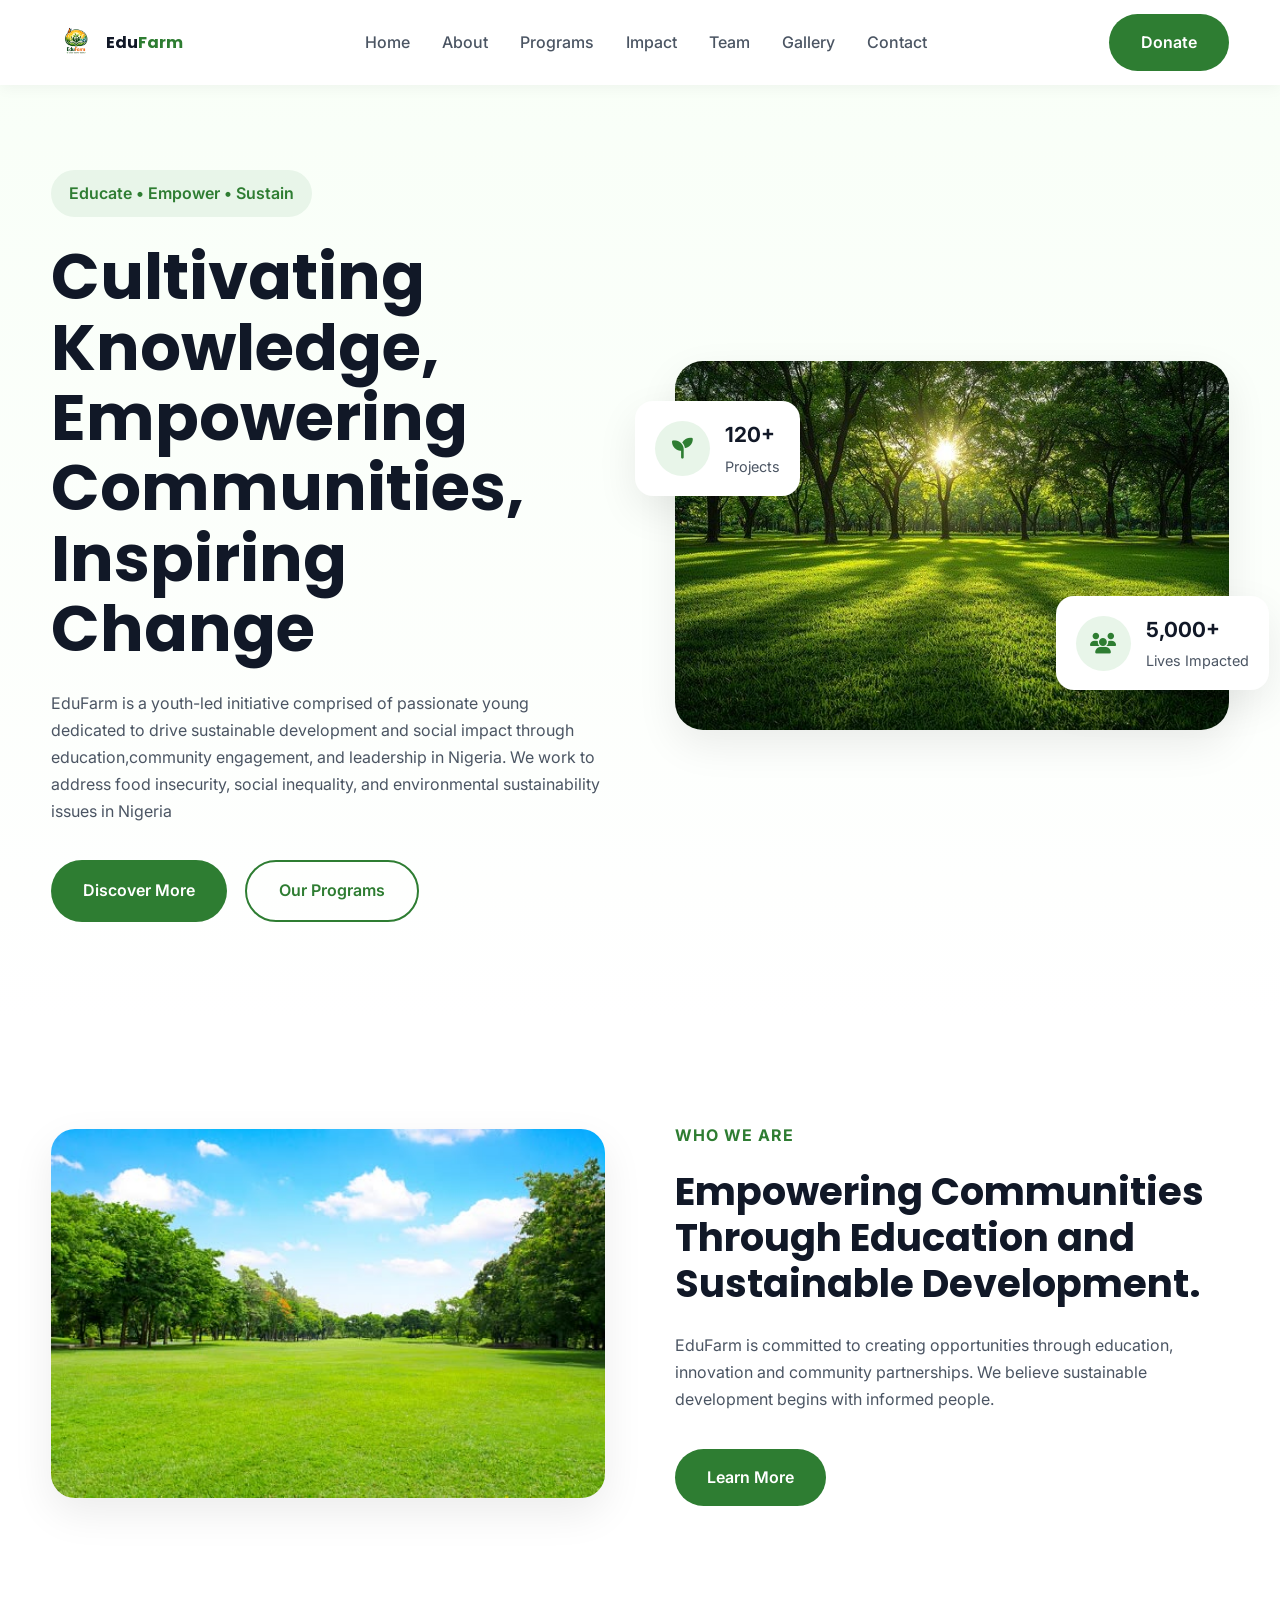
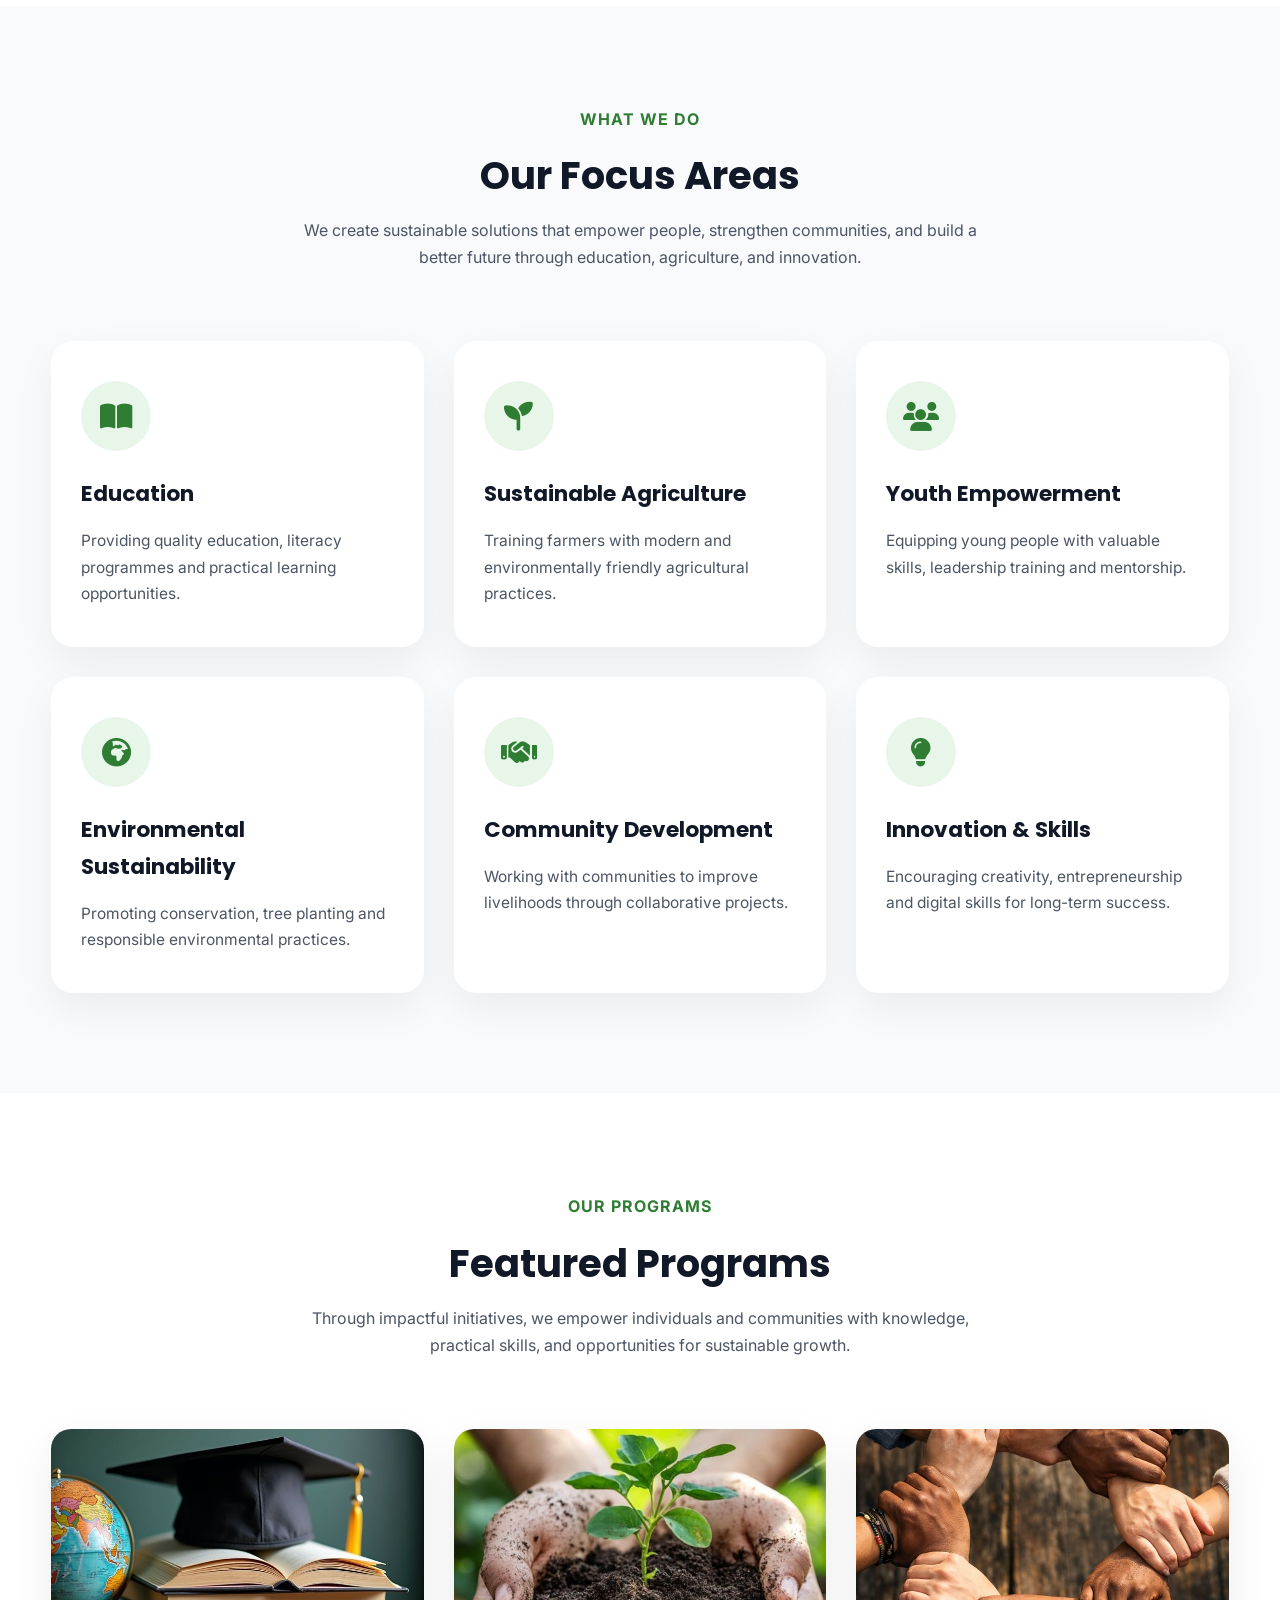
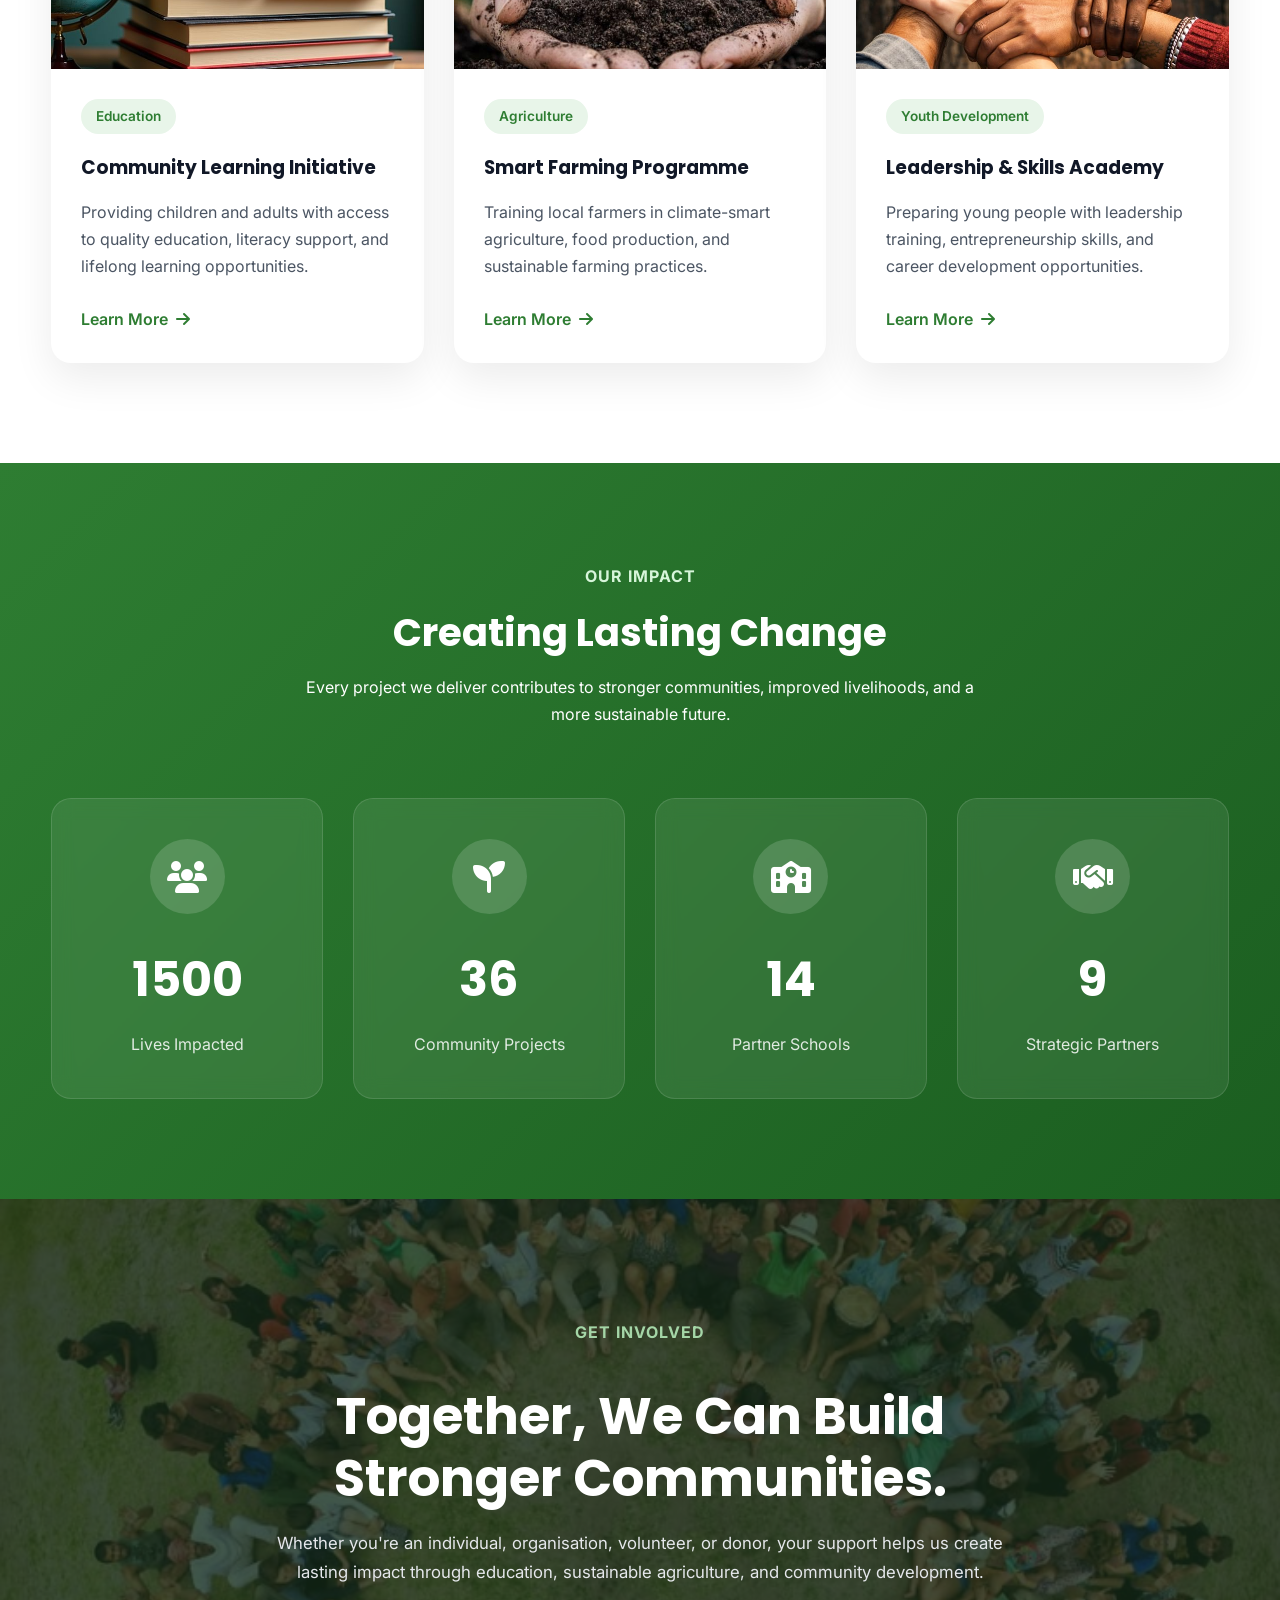
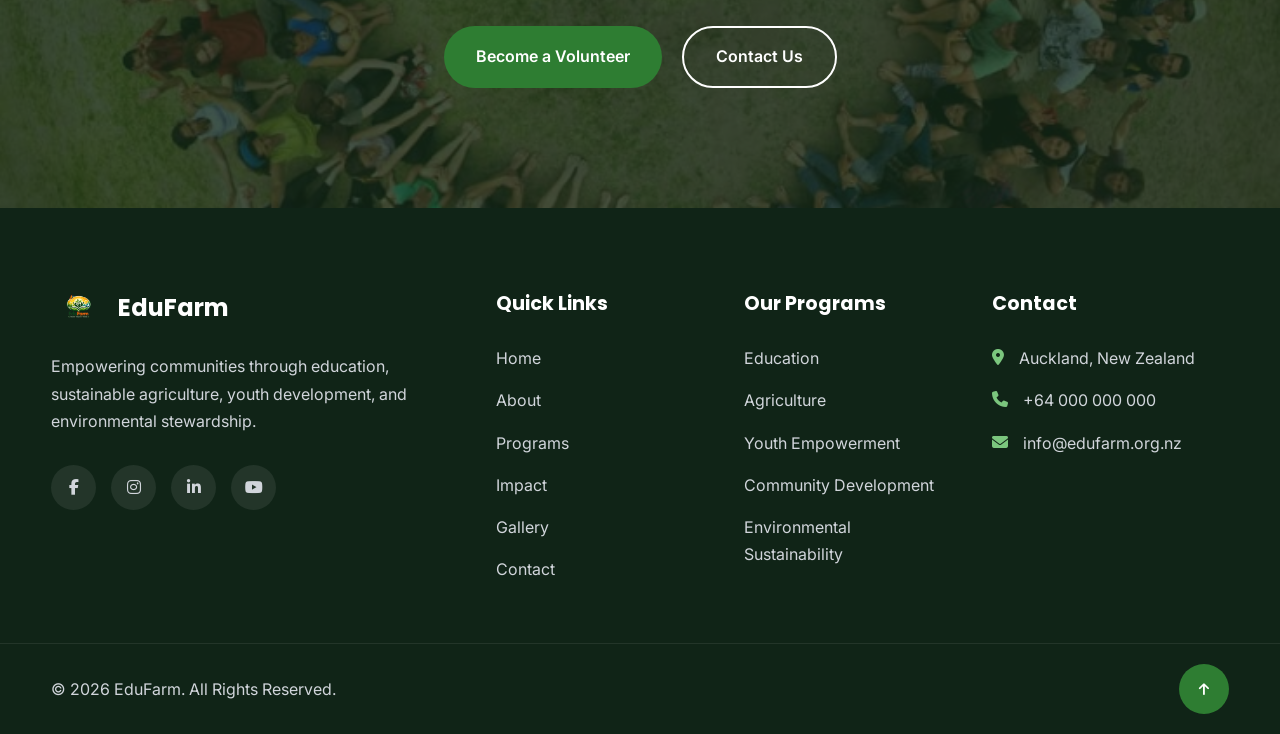
<file: index.html>
<!DOCTYPE html>
<html lang="en">
<head>
    <meta charset="UTF-8">
    <meta name="viewport" content="width=device-width, initial-scale=1.0">
    <title>EduFarm | Educate • Empower • Sustain</title>

    <meta name="description" content="EduFarm empowers communities through education, sustainable agriculture, youth development and environmental stewardship.">

    <link rel="preconnect" href="https://fonts.googleapis.com">
    <link rel="preconnect" href="https://fonts.gstatic.com" crossorigin>

    <link href="https://fonts.googleapis.com/css2?family=Inter:wght@300;400;500;600;700&family=Poppins:wght@500;600;700;800&display=swap" rel="stylesheet">

    <link rel="stylesheet" href="https://cdnjs.cloudflare.com/ajax/libs/font-awesome/6.7.2/css/all.min.css">

    <link rel="stylesheet" href="assets/css/style.css">
</head>

<body>

<header class="header">

    <div class="container">

        <a href="index.html" class="logo">
            <img src="assets/images/logo.png" alt="EduFarm Logo">
            <span>Edu<span class="farmer">Farm</span></span>
        </a>

        <nav class="nav">

            <ul class="nav-links">

                <li><a class="active" href="#">Home</a></li>
                <li><a href="about.html">About</a></li>
                <li><a href="programs.html">Programs</a></li>
                <li><a href="impact.html">Impact</a></li>
                <li><a href="team.html">Team</a></li>
                <li><a href="gallery.html">Gallery</a></li>
                <li><a href="contact.html">Contact</a></li>

            </ul>

        </nav>

        <a href="get-involved.html" class="btn btn-primary">
            Donate
        </a>

        <button class="menu-btn">
            <i class="fa-solid fa-bars"></i>
        </button>

    </div>

</header>

<section class="hero">

    <div class="container hero-grid">

        <div class="hero-content">

            <span class="hero-badge">
            Educate • Empower • Sustain
            </span>

            <h1>
                Cultivating Knowledge, Empowering Communities, Inspiring Change
            </h1>

            <p>

                EduFarm is a youth-led initiative comprised of passionate young dedicated to drive sustainable development and social impact through education,community engagement, and leadership in Nigeria.
We work to address food insecurity, social inequality, and environmental sustainability issues in Nigeria 

            </p>

            <div class="hero-buttons">

                <a href="#" class="btn btn-primary">
                    Discover More
                </a>

                <a href="#" class="btn btn-outline">
                    Our Programs
                </a>

            </div>

        </div>

        <div class="hero-image">

            <img src="assets/images/hero.jpg" alt="EduFarm Community">

            <div class="floating-card card-one">

                <i class="fa-solid fa-seedling"></i>

                <div>

                    <strong>120+</strong>

                    <span>Projects</span>

                </div>

            </div>

            <div class="floating-card card-two">

                <i class="fa-solid fa-users"></i>

                <div>

                    <strong>5,000+</strong>

                    <span>Lives Impacted</span>

                </div>

            </div>

        </div>

    </div>

</section>

<section class="about">

    <div class="container section-grid">

        <div>

            <img src="assets/images/about.jpg" alt="About EduFarm">

        </div>

        <div>

            <span class="section-subtitle">
                WHO WE ARE
            </span>

            <h2>

                Empowering Communities Through Education and Sustainable Development.

            </h2>

            <p>

                EduFarm is committed to creating opportunities through
                education, innovation and community partnerships.
                We believe sustainable development begins with informed people.

            </p>

            <a href="about.html" class="btn btn-primary">

                Learn More

            </a>

        </div>

    </div>

</section>

<!-- =====================================
     FOCUS AREAS
===================================== -->

<section class="focus-areas">

    <div class="container">

        <div class="section-heading">

            <span class="section-subtitle">
                WHAT WE DO
            </span>

            <h2>
                Our Focus Areas
            </h2>

            <p>
                We create sustainable solutions that empower people, strengthen communities,
                and build a better future through education, agriculture, and innovation.
            </p>

        </div>

        <div class="focus-grid">

            <article class="focus-card">

                <div class="focus-icon">
                    <i class="fa-solid fa-book-open"></i>
                </div>

                <h3>Education</h3>

                <p>
                    Providing quality education, literacy programmes and practical learning opportunities.
                </p>

            </article>

            <article class="focus-card">

                <div class="focus-icon">
                    <i class="fa-solid fa-seedling"></i>
                </div>

                <h3>Sustainable Agriculture</h3>

                <p>
                    Training farmers with modern and environmentally friendly agricultural practices.
                </p>

            </article>

            <article class="focus-card">

                <div class="focus-icon">
                    <i class="fa-solid fa-users"></i>
                </div>

                <h3>Youth Empowerment</h3>

                <p>
                    Equipping young people with valuable skills, leadership training and mentorship.
                </p>

            </article>

            <article class="focus-card">

                <div class="focus-icon">
                    <i class="fa-solid fa-earth-africa"></i>
                </div>

                <h3>Environmental Sustainability</h3>

                <p>
                    Promoting conservation, tree planting and responsible environmental practices.
                </p>

            </article>

            <article class="focus-card">

                <div class="focus-icon">
                    <i class="fa-solid fa-handshake"></i>
                </div>

                <h3>Community Development</h3>

                <p>
                    Working with communities to improve livelihoods through collaborative projects.
                </p>

            </article>

            <article class="focus-card">

                <div class="focus-icon">
                    <i class="fa-solid fa-lightbulb"></i>
                </div>

                <h3>Innovation & Skills</h3>

                <p>
                    Encouraging creativity, entrepreneurship and digital skills for long-term success.
                </p>

            </article>

        </div>

    </div>

</section>

<!-- =====================================
     FEATURED PROGRAMS
===================================== -->

<section class="programs">

    <div class="container">

        <div class="section-heading">

            <span class="section-subtitle">
                OUR PROGRAMS
            </span>

            <h2>Featured Programs</h2>

            <p>
                Through impactful initiatives, we empower individuals and communities
                with knowledge, practical skills, and opportunities for sustainable growth.
            </p>

        </div>

        <div class="program-grid">

            <article class="program-card">

                <img src="assets/images/program-1.jpg" alt="Education Program">

                <div class="program-content">

                    <span>Education</span>

                    <h3>Community Learning Initiative</h3>

                    <p>
                        Providing children and adults with access to quality education,
                        literacy support, and lifelong learning opportunities.
                    </p>

                    <a href="programs.html">
                        Learn More
                        <i class="fa-solid fa-arrow-right"></i>
                    </a>

                </div>

            </article>

            <article class="program-card">

                <img src="assets/images/program-2.jpg" alt="Agriculture Program">

                <div class="program-content">

                    <span>Agriculture</span>

                    <h3>Smart Farming Programme</h3>

                    <p>
                        Training local farmers in climate-smart agriculture,
                        food production, and sustainable farming practices.
                    </p>

                    <a href="programs.html">
                        Learn More
                        <i class="fa-solid fa-arrow-right"></i>
                    </a>

                </div>

            </article>

            <article class="program-card">

                <img src="assets/images/program-3.jpg" alt="Youth Program">

                <div class="program-content">

                    <span>Youth Development</span>

                    <h3>Leadership & Skills Academy</h3>

                    <p>
                        Preparing young people with leadership training,
                        entrepreneurship skills, and career development opportunities.
                    </p>

                    <a href="programs.html">
                        Learn More
                        <i class="fa-solid fa-arrow-right"></i>
                    </a>

                </div>

            </article>

        </div>

    </div>

</section>

<!-- =====================================
     IMPACT
===================================== -->

<section class="impact">

    <div class="container">

        <div class="section-heading">

            <span class="section-subtitle">
                OUR IMPACT
            </span>

            <h2>Creating Lasting Change</h2>

            <p>
                Every project we deliver contributes to stronger communities,
                improved livelihoods, and a more sustainable future.
            </p>

        </div>

        <div class="impact-grid">

            <div class="impact-card">

                <div class="impact-icon">
                    <i class="fa-solid fa-users"></i>
                </div>

                <h3 class="counter" data-target="5000">0</h3>

                <p>Lives Impacted</p>

            </div>

            <div class="impact-card">

                <div class="impact-icon">
                    <i class="fa-solid fa-seedling"></i>
                </div>

                <h3 class="counter" data-target="120">0</h3>

                <p>Community Projects</p>

            </div>

            <div class="impact-card">

                <div class="impact-icon">
                    <i class="fa-solid fa-school"></i>
                </div>

                <h3 class="counter" data-target="50">0</h3>

                <p>Partner Schools</p>

            </div>

            <div class="impact-card">

                <div class="impact-icon">
                    <i class="fa-solid fa-handshake"></i>
                </div>

                <h3 class="counter" data-target="30">0</h3>

                <p>Strategic Partners</p>

            </div>

        </div>

    </div>

</section>

<!-- =====================================
     CALL TO ACTION
===================================== -->

<section class="cta">

    <div class="cta-overlay">

        <div class="container">

            <div class="cta-content">

                <span class="section-subtitle">
                    GET INVOLVED
                </span>

                <h2>
                    Together, We Can Build Stronger Communities.
                </h2>

                <p>
                    Whether you're an individual, organisation, volunteer,
                    or donor, your support helps us create lasting impact
                    through education, sustainable agriculture, and community
                    development.
                </p>

                <div class="cta-buttons">

                    <a href="get-involved.html" class="btn btn-primary">
                        Become a Volunteer
                    </a>

                    <a href="contact.html" class="btn btn-outline btn-light">
                        Contact Us
                    </a>

                </div>

            </div>

        </div>

    </div>

</section>

<!-- =====================================
     FOOTER
===================================== -->

<footer class="footer">

    <div class="container">

        <div class="footer-grid">

            <!-- Company -->

            <div class="footer-column">

                <a href="index.html" class="footer-logo">

                    <img src="assets/images/logo.png" alt="EduFarm Logo">

                    <span>EduFarm</span>

                </a>

                <p>
                    Empowering communities through education, sustainable
                    agriculture, youth development, and environmental stewardship.
                </p>

                <div class="social-links">

                    <a href="#"><i class="fab fa-facebook-f"></i></a>

                    <a href="#"><i class="fab fa-instagram"></i></a>

                    <a href="#"><i class="fab fa-linkedin-in"></i></a>

                    <a href="#"><i class="fab fa-youtube"></i></a>

                </div>

            </div>

            <!-- Quick Links -->

            <div class="footer-column">

                <h3>Quick Links</h3>

                <ul>

                    <li><a href="index.html">Home</a></li>

                    <li><a href="about.html">About</a></li>

                    <li><a href="programs.html">Programs</a></li>

                    <li><a href="impact.html">Impact</a></li>

                    <li><a href="gallery.html">Gallery</a></li>

                    <li><a href="contact.html">Contact</a></li>

                </ul>

            </div>

            <!-- Programs -->

            <div class="footer-column">

                <h3>Our Programs</h3>

                <ul>

                    <li><a href="#">Education</a></li>

                    <li><a href="#">Agriculture</a></li>

                    <li><a href="#">Youth Empowerment</a></li>

                    <li><a href="#">Community Development</a></li>

                    <li><a href="#">Environmental Sustainability</a></li>

                </ul>

            </div>

            <!-- Contact -->

            <div class="footer-column">

                <h3>Contact</h3>

                <ul class="contact-list">

                    <li>

                        <i class="fa-solid fa-location-dot"></i>

                        <span>
                            Auckland, New Zealand
                        </span>

                    </li>

                    <li>

                        <i class="fa-solid fa-phone"></i>

                        <span>
                            +64 000 000 000
                        </span>

                    </li>

                    <li>

                        <i class="fa-solid fa-envelope"></i>

                        <span>
                            info@edufarm.org.nz
                        </span>

                    </li>

                </ul>

            </div>

        </div>

    </div>

    <div class="footer-bottom">

        <div class="container footer-bottom-content">

            <p>

                © <span id="year"></span> EduFarm.
                All Rights Reserved.

            </p>

            <button class="back-to-top" id="backToTop">

                <i class="fa-solid fa-arrow-up"></i>

            </button>

        </div>

    </div>

</footer>

<script src="assets/js/script.js"></script>

</body>
</html>
</file>
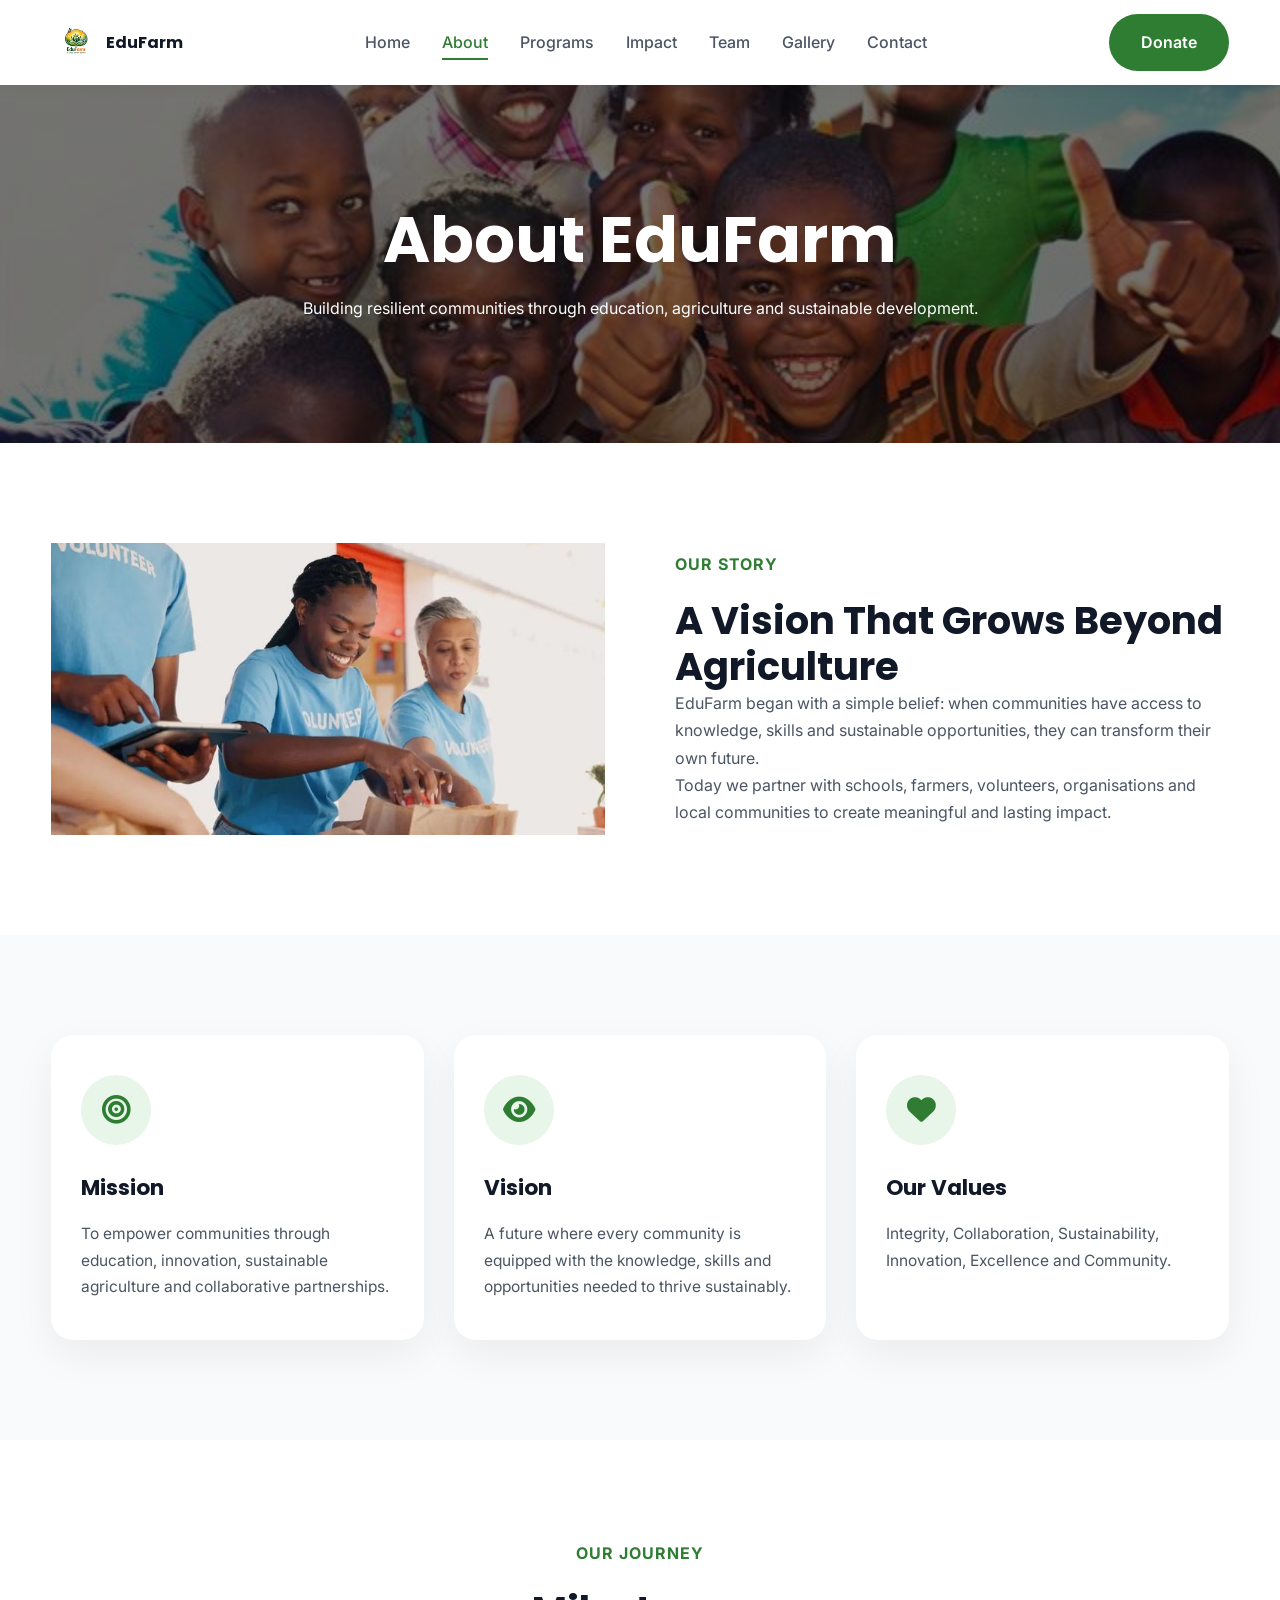
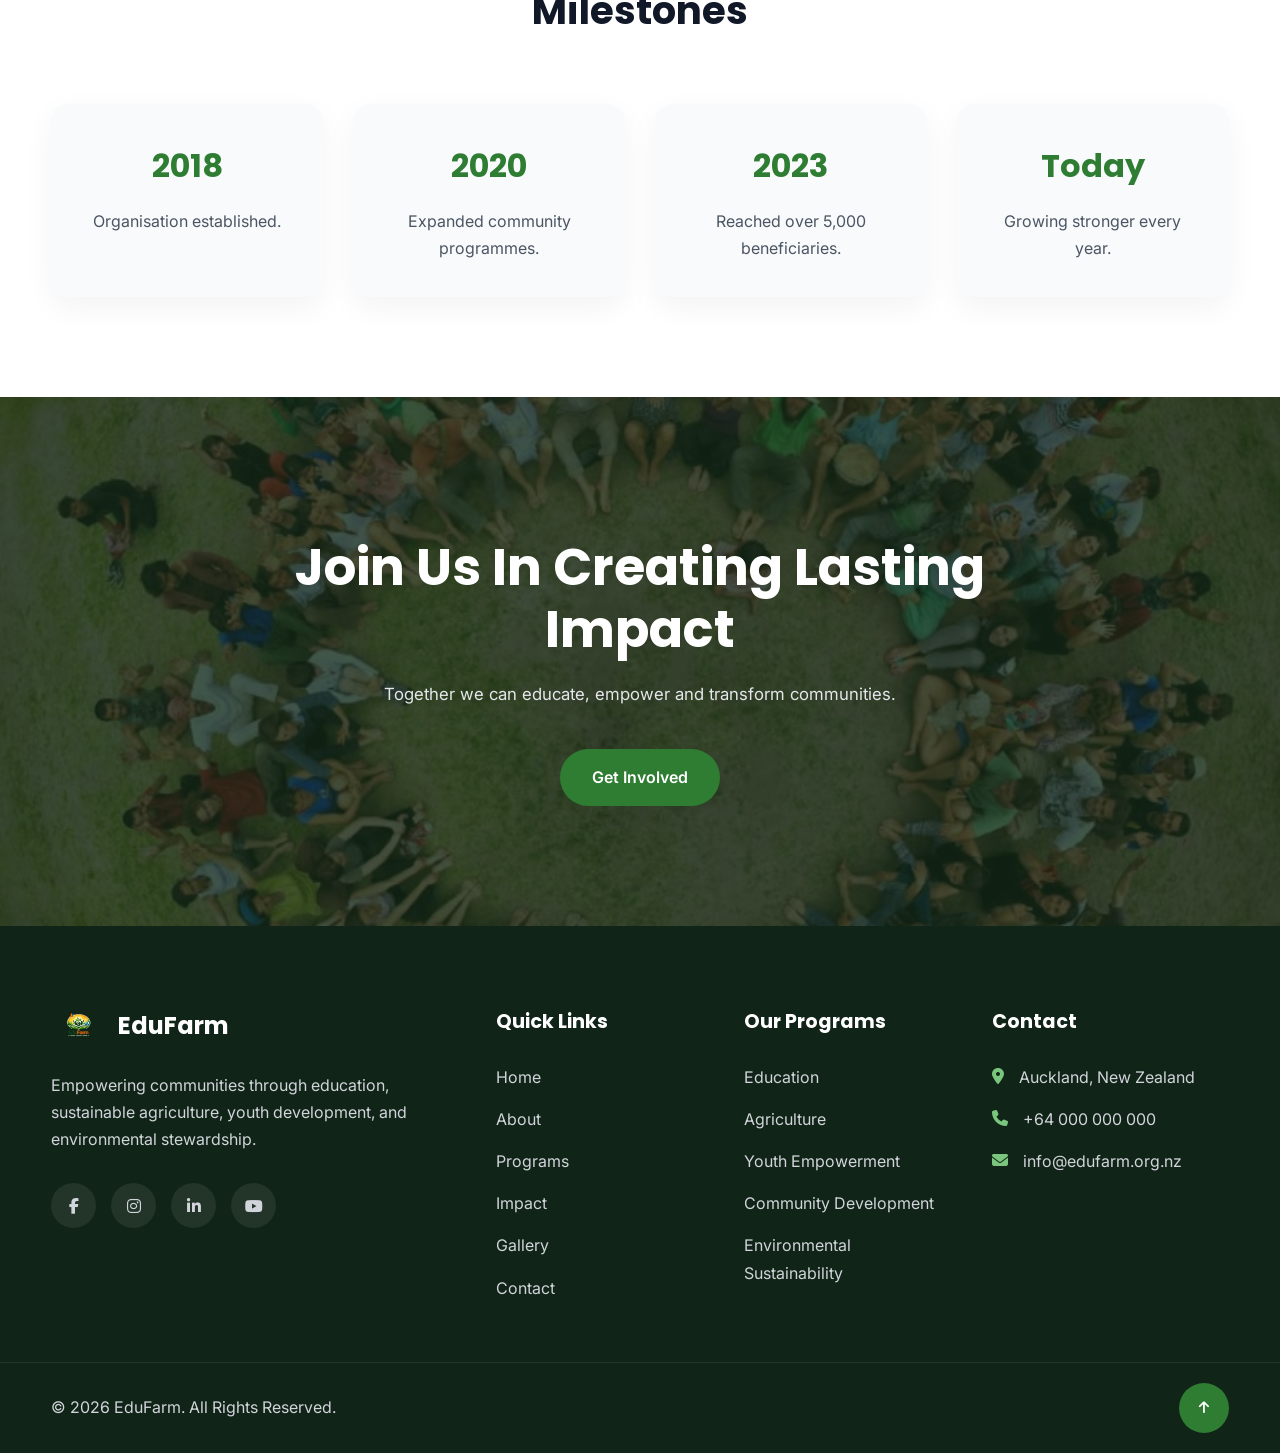
<file: about.html>
<!DOCTYPE html>
<html lang="en">

<head>

    <meta charset="UTF-8">

    <meta name="viewport" content="width=device-width, initial-scale=1.0">

    <title>About EduFarm</title>

    <link rel="preconnect" href="https://fonts.googleapis.com">

    <link rel="preconnect" href="https://fonts.gstatic.com" crossorigin>

    <link href="https://fonts.googleapis.com/css2?family=Inter:wght@300;400;500;600;700&family=Poppins:wght@500;600;700;800&display=swap" rel="stylesheet">

    <link rel="stylesheet" href="https://cdnjs.cloudflare.com/ajax/libs/font-awesome/6.7.2/css/all.min.css">

    <link rel="stylesheet" href="assets/css/style.css">

</head>

<body>

<!-- Header -->
<header class="header">

    <div class="container">

        <a href="index.html" class="logo">

            <img src="assets/images/logo.png" alt="EduFarm">

            <span>EduFarm</span>

        </a>

        <nav class="nav">

            <ul class="nav-links">

                <li><a href="index.html">Home</a></li>
                <li><a class="active" href="about.html">About</a></li>
                <li><a href="programs.html">Programs</a></li>
                <li><a href="impact.html">Impact</a></li>
                <li><a href="team.html">Team</a></li>
                <li><a href="gallery.html">Gallery</a></li>
                <li><a href="contact.html">Contact</a></li>

            </ul>

        </nav>

        <a href="get-involved.html" class="btn btn-primary">Donate</a>

        <button class="menu-btn">
            <i class="fa-solid fa-bars"></i>
        </button>

    </div>

</header>

<!-- Hero -->

<section class="page-hero">

    <div class="container">

        <h1>About EduFarm</h1>

        <p>

            Building resilient communities through education,
            agriculture and sustainable development.

        </p>

    </div>

</section>

<!-- Our Story -->

<section>

    <div class="container section-grid">

        <div>

            <img src="assets/images/about-story.jpg" alt="Our Story">

        </div>

        <div>

            <span class="section-subtitle">

                OUR STORY

            </span>

            <h2>

                A Vision That Grows Beyond Agriculture

            </h2>

            <p>

                EduFarm began with a simple belief:
                when communities have access to knowledge,
                skills and sustainable opportunities,
                they can transform their own future.

            </p>

            <p>

                Today we partner with schools,
                farmers,
                volunteers,
                organisations and local communities
                to create meaningful and lasting impact.

            </p>

        </div>

    </div>

</section>

<!-- Mission Vision -->

<section class="focus-areas">

    <div class="container">

        <div class="focus-grid">

            <div class="focus-card">

                <div class="focus-icon">

                    <i class="fa-solid fa-bullseye"></i>

                </div>

                <h3>Mission</h3>

                <p>

                    To empower communities through
                    education,
                    innovation,
                    sustainable agriculture
                    and collaborative partnerships.

                </p>

            </div>

            <div class="focus-card">

                <div class="focus-icon">

                    <i class="fa-solid fa-eye"></i>

                </div>

                <h3>Vision</h3>

                <p>

                    A future where every community
                    is equipped with the knowledge,
                    skills and opportunities needed
                    to thrive sustainably.

                </p>

            </div>

            <div class="focus-card">

                <div class="focus-icon">

                    <i class="fa-solid fa-heart"></i>

                </div>

                <h3>Our Values</h3>

                <p>

                    Integrity,
                    Collaboration,
                    Sustainability,
                    Innovation,
                    Excellence
                    and Community.

                </p>

            </div>

        </div>

    </div>

</section>

<!-- Timeline -->

<section class="timeline">

    <div class="container">

        <div class="section-heading">

            <span class="section-subtitle">

                OUR JOURNEY

            </span>

            <h2>

                Milestones

            </h2>

        </div>

        <div class="timeline-list">

            <div class="timeline-item">

                <h4>2018</h4>

                <p>Organisation established.</p>

            </div>

            <div class="timeline-item">

                <h4>2020</h4>

                <p>Expanded community programmes.</p>

            </div>

            <div class="timeline-item">

                <h4>2023</h4>

                <p>Reached over 5,000 beneficiaries.</p>

            </div>

            <div class="timeline-item">

                <h4>Today</h4>

                <p>Growing stronger every year.</p>

            </div>

        </div>

    </div>

</section>

<!-- CTA -->

<section class="cta">

    <div class="cta-overlay">

        <div class="container">

            <div class="cta-content">

                <h2>

                    Join Us In Creating Lasting Impact

                </h2>

                <p>

                    Together we can educate,
                    empower and transform communities.

                </p>

                <a href="get-involved.html" class="btn btn-primary">

                    Get Involved

                </a>

            </div>

        </div>

    </div>

</section>

<!-- =====================================
     FOOTER
===================================== -->

<footer class="footer">

    <div class="container">

        <div class="footer-grid">

            <!-- Company -->

            <div class="footer-column">

                <a href="index.html" class="footer-logo">

                    <img src="assets/images/logo.png" alt="EduFarm Logo">

                    <span>EduFarm</span>

                </a>

                <p>
                    Empowering communities through education, sustainable
                    agriculture, youth development, and environmental stewardship.
                </p>

                <div class="social-links">

                    <a href="#"><i class="fab fa-facebook-f"></i></a>

                    <a href="#"><i class="fab fa-instagram"></i></a>

                    <a href="#"><i class="fab fa-linkedin-in"></i></a>

                    <a href="#"><i class="fab fa-youtube"></i></a>

                </div>

            </div>

            <!-- Quick Links -->

            <div class="footer-column">

                <h3>Quick Links</h3>

                <ul>

                    <li><a href="index.html">Home</a></li>

                    <li><a href="about.html">About</a></li>

                    <li><a href="programs.html">Programs</a></li>

                    <li><a href="impact.html">Impact</a></li>

                    <li><a href="gallery.html">Gallery</a></li>

                    <li><a href="contact.html">Contact</a></li>

                </ul>

            </div>

            <!-- Programs -->

            <div class="footer-column">

                <h3>Our Programs</h3>

                <ul>

                    <li><a href="#">Education</a></li>

                    <li><a href="#">Agriculture</a></li>

                    <li><a href="#">Youth Empowerment</a></li>

                    <li><a href="#">Community Development</a></li>

                    <li><a href="#">Environmental Sustainability</a></li>

                </ul>

            </div>

            <!-- Contact -->

            <div class="footer-column">

                <h3>Contact</h3>

                <ul class="contact-list">

                    <li>

                        <i class="fa-solid fa-location-dot"></i>

                        <span>
                            Auckland, New Zealand
                        </span>

                    </li>

                    <li>

                        <i class="fa-solid fa-phone"></i>

                        <span>
                            +64 000 000 000
                        </span>

                    </li>

                    <li>

                        <i class="fa-solid fa-envelope"></i>

                        <span>
                            info@edufarm.org.nz
                        </span>

                    </li>

                </ul>

            </div>

        </div>

    </div>

    <div class="footer-bottom">

        <div class="container footer-bottom-content">

            <p>

                © <span id="year"></span> EduFarm.
                All Rights Reserved.

            </p>

            <button class="back-to-top" id="backToTop">

                <i class="fa-solid fa-arrow-up"></i>

            </button>

        </div>

    </div>

</footer>

<script src="assets/js/script.js"></script>

</body>

</html>
</file>
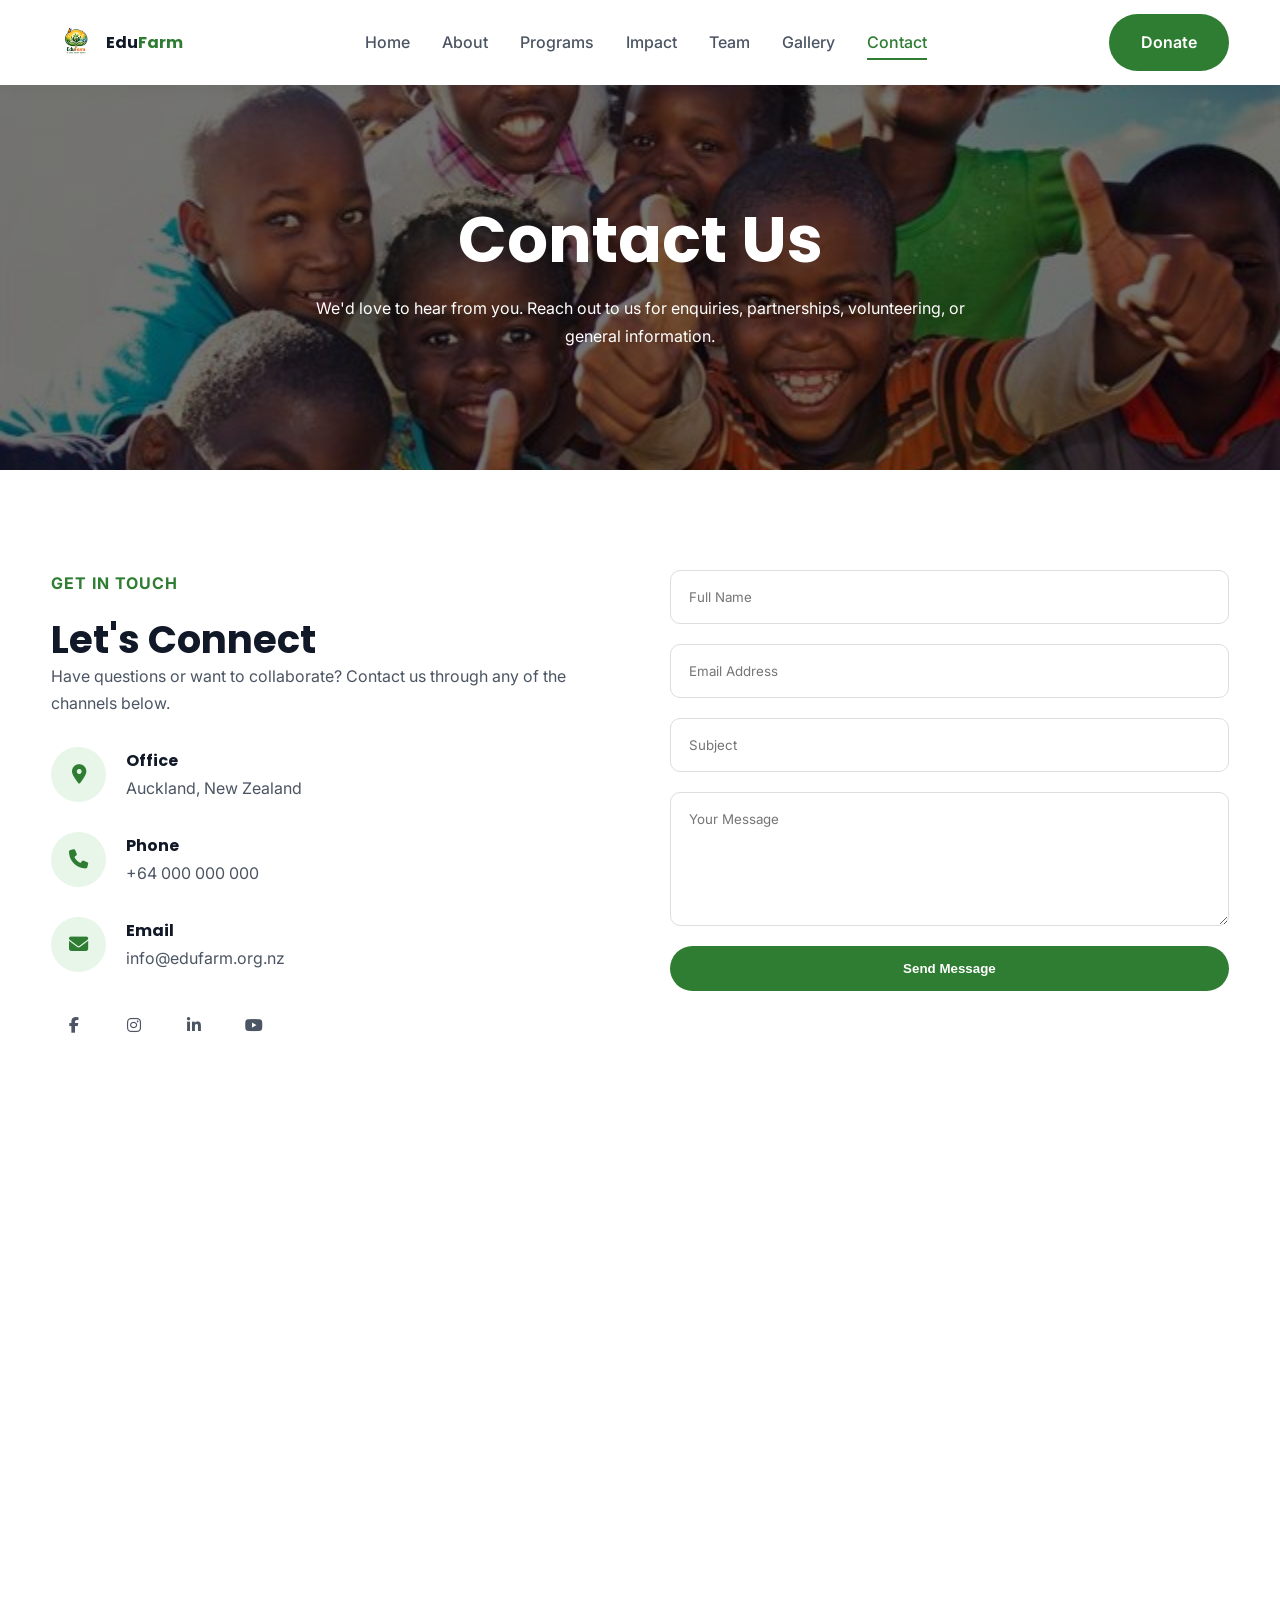
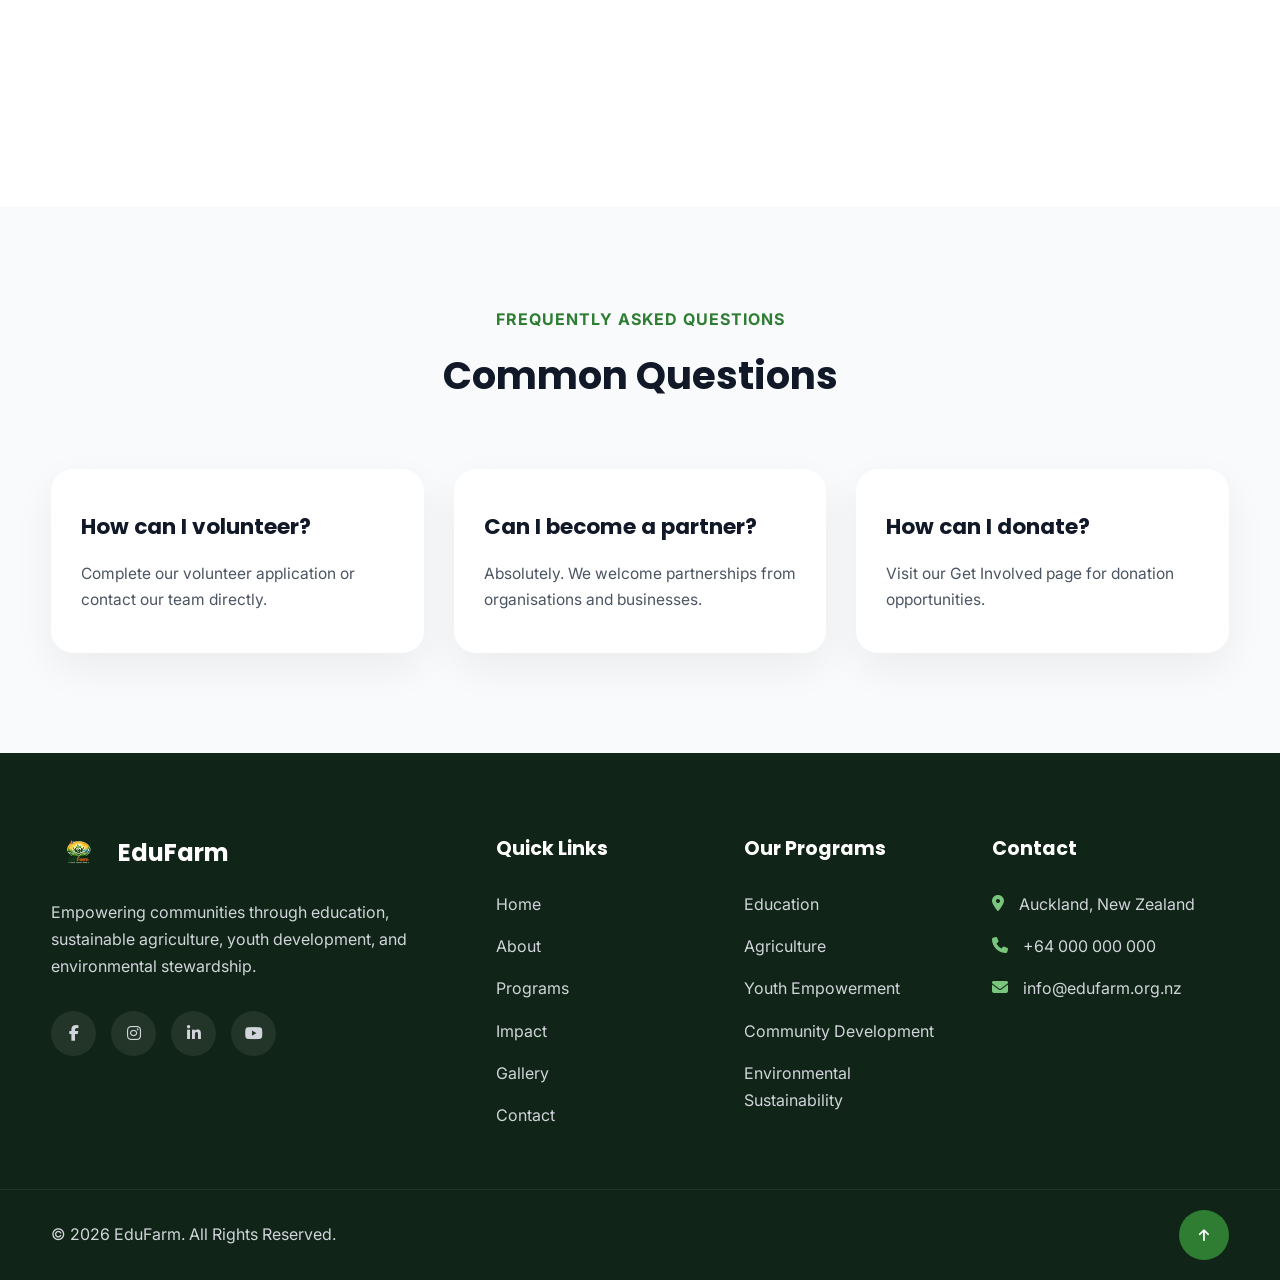
<file: contact.html>
<!DOCTYPE html>
<html lang="en">

<head>

    <meta charset="UTF-8">

    <meta name="viewport" content="width=device-width, initial-scale=1.0">

    <title>Contact Us | EduFarm</title>

    <link rel="preconnect" href="https://fonts.googleapis.com">

    <link rel="preconnect" href="https://fonts.gstatic.com" crossorigin>

    <link href="https://fonts.googleapis.com/css2?family=Inter:wght@300;400;500;600;700&family=Poppins:wght@500;600;700;800&display=swap" rel="stylesheet">

    <link rel="stylesheet" href="https://cdnjs.cloudflare.com/ajax/libs/font-awesome/6.7.2/css/all.min.css">

    <link rel="stylesheet" href="assets/css/style.css">

</head>

<body>

<header class="header">

    <div class="container">

        <a href="index.html" class="logo">
            <img src="assets/images/logo.png" alt="EduFarm Logo">
            <span>Edu<span class="farmer">Farm</span></span>
        </a>

        <nav class="nav">

            <ul class="nav-links">

                <li><a class="active" href="#">Home</a></li>
                <li><a href="about.html">About</a></li>
                <li><a href="programs.html">Programs</a></li>
                <li><a href="impact.html">Impact</a></li>
                <li><a href="team.html">Team</a></li>
                <li><a href="gallery.html">Gallery</a></li>
                <li><a href="contact.html">Contact</a></li>

            </ul>

        </nav>

        <a href="get-involved.html" class="btn btn-primary">
            Donate
        </a>

        <button class="menu-btn">
            <i class="fa-solid fa-bars"></i>
        </button>

    </div>

</header>

<section class="page-hero">

    <div class="container">

        <h1>Contact Us</h1>

        <p>

            We'd love to hear from you. Reach out to us for enquiries,
            partnerships, volunteering, or general information.

        </p>

    </div>

</section>

<section class="contact-section">

    <div class="container contact-grid">

        <div class="contact-info">

            <span class="section-subtitle">

                GET IN TOUCH

            </span>

            <h2>

                Let's Connect

            </h2>

            <p>

                Have questions or want to collaborate?
                Contact us through any of the channels below.

            </p>

            <div class="contact-item">

                <i class="fa-solid fa-location-dot"></i>

                <div>

                    <h4>Office</h4>

                    <p>Auckland, New Zealand</p>

                </div>

            </div>

            <div class="contact-item">

                <i class="fa-solid fa-phone"></i>

                <div>

                    <h4>Phone</h4>

                    <p>+64 000 000 000</p>

                </div>

            </div>

            <div class="contact-item">

                <i class="fa-solid fa-envelope"></i>

                <div>

                    <h4>Email</h4>

                    <p>info@edufarm.org.nz</p>

                </div>

            </div>

            <div class="social-links">

                <a href="#"><i class="fab fa-facebook-f"></i></a>

                <a href="#"><i class="fab fa-instagram"></i></a>

                <a href="#"><i class="fab fa-linkedin-in"></i></a>

                <a href="#"><i class="fab fa-youtube"></i></a>

            </div>

        </div>

        <form class="contact-form">

            <input type="text" placeholder="Full Name" required>

            <input type="email" placeholder="Email Address" required>

            <input type="text" placeholder="Subject">

            <textarea rows="6" placeholder="Your Message"></textarea>

            <button type="submit" class="btn btn-primary">

                Send Message

            </button>

        </form>

    </div>

</section>

<section class="map-section">

    <iframe
        src="https://www.google.com/maps?q=Auckland,New%20Zealand&output=embed"
        loading="lazy">
    </iframe>

</section>

<section class="focus-areas">

    <div class="container">

        <div class="section-heading">

            <span class="section-subtitle">

                FREQUENTLY ASKED QUESTIONS

            </span>

            <h2>

                Common Questions

            </h2>

        </div>

        <div class="focus-grid">

            <div class="focus-card">

                <h3>

                    How can I volunteer?

                </h3>

                <p>

                    Complete our volunteer application or contact our team directly.

                </p>

            </div>

            <div class="focus-card">

                <h3>

                    Can I become a partner?

                </h3>

                <p>

                    Absolutely. We welcome partnerships from organisations and businesses.

                </p>

            </div>

            <div class="focus-card">

                <h3>

                    How can I donate?

                </h3>

                <p>

                    Visit our Get Involved page for donation opportunities.

                </p>

            </div>

        </div>

    </div>

</section>

<!-- =====================================
     FOOTER
===================================== -->

<footer class="footer">

    <div class="container">

        <div class="footer-grid">

            <!-- Company -->

            <div class="footer-column">

                <a href="index.html" class="footer-logo">

                    <img src="assets/images/logo.png" alt="EduFarm Logo">

                    <span>EduFarm</span>

                </a>

                <p>
                    Empowering communities through education, sustainable
                    agriculture, youth development, and environmental stewardship.
                </p>

                <div class="social-links">

                    <a href="#"><i class="fab fa-facebook-f"></i></a>

                    <a href="#"><i class="fab fa-instagram"></i></a>

                    <a href="#"><i class="fab fa-linkedin-in"></i></a>

                    <a href="#"><i class="fab fa-youtube"></i></a>

                </div>

            </div>

            <!-- Quick Links -->

            <div class="footer-column">

                <h3>Quick Links</h3>

                <ul>

                    <li><a href="index.html">Home</a></li>

                    <li><a href="about.html">About</a></li>

                    <li><a href="programs.html">Programs</a></li>

                    <li><a href="impact.html">Impact</a></li>

                    <li><a href="gallery.html">Gallery</a></li>

                    <li><a href="contact.html">Contact</a></li>

                </ul>

            </div>

            <!-- Programs -->

            <div class="footer-column">

                <h3>Our Programs</h3>

                <ul>

                    <li><a href="#">Education</a></li>

                    <li><a href="#">Agriculture</a></li>

                    <li><a href="#">Youth Empowerment</a></li>

                    <li><a href="#">Community Development</a></li>

                    <li><a href="#">Environmental Sustainability</a></li>

                </ul>

            </div>

            <!-- Contact -->

            <div class="footer-column">

                <h3>Contact</h3>

                <ul class="contact-list">

                    <li>

                        <i class="fa-solid fa-location-dot"></i>

                        <span>
                            Auckland, New Zealand
                        </span>

                    </li>

                    <li>

                        <i class="fa-solid fa-phone"></i>

                        <span>
                            +64 000 000 000
                        </span>

                    </li>

                    <li>

                        <i class="fa-solid fa-envelope"></i>

                        <span>
                            info@edufarm.org.nz
                        </span>

                    </li>

                </ul>

            </div>

        </div>

    </div>

    <div class="footer-bottom">

        <div class="container footer-bottom-content">

            <p>

                © <span id="year"></span> EduFarm.
                All Rights Reserved.

            </p>

            <button class="back-to-top" id="backToTop">

                <i class="fa-solid fa-arrow-up"></i>

            </button>

        </div>

    </div>

</footer>

<script src="assets/js/script.js"></script>

</body>

</html>
</file>
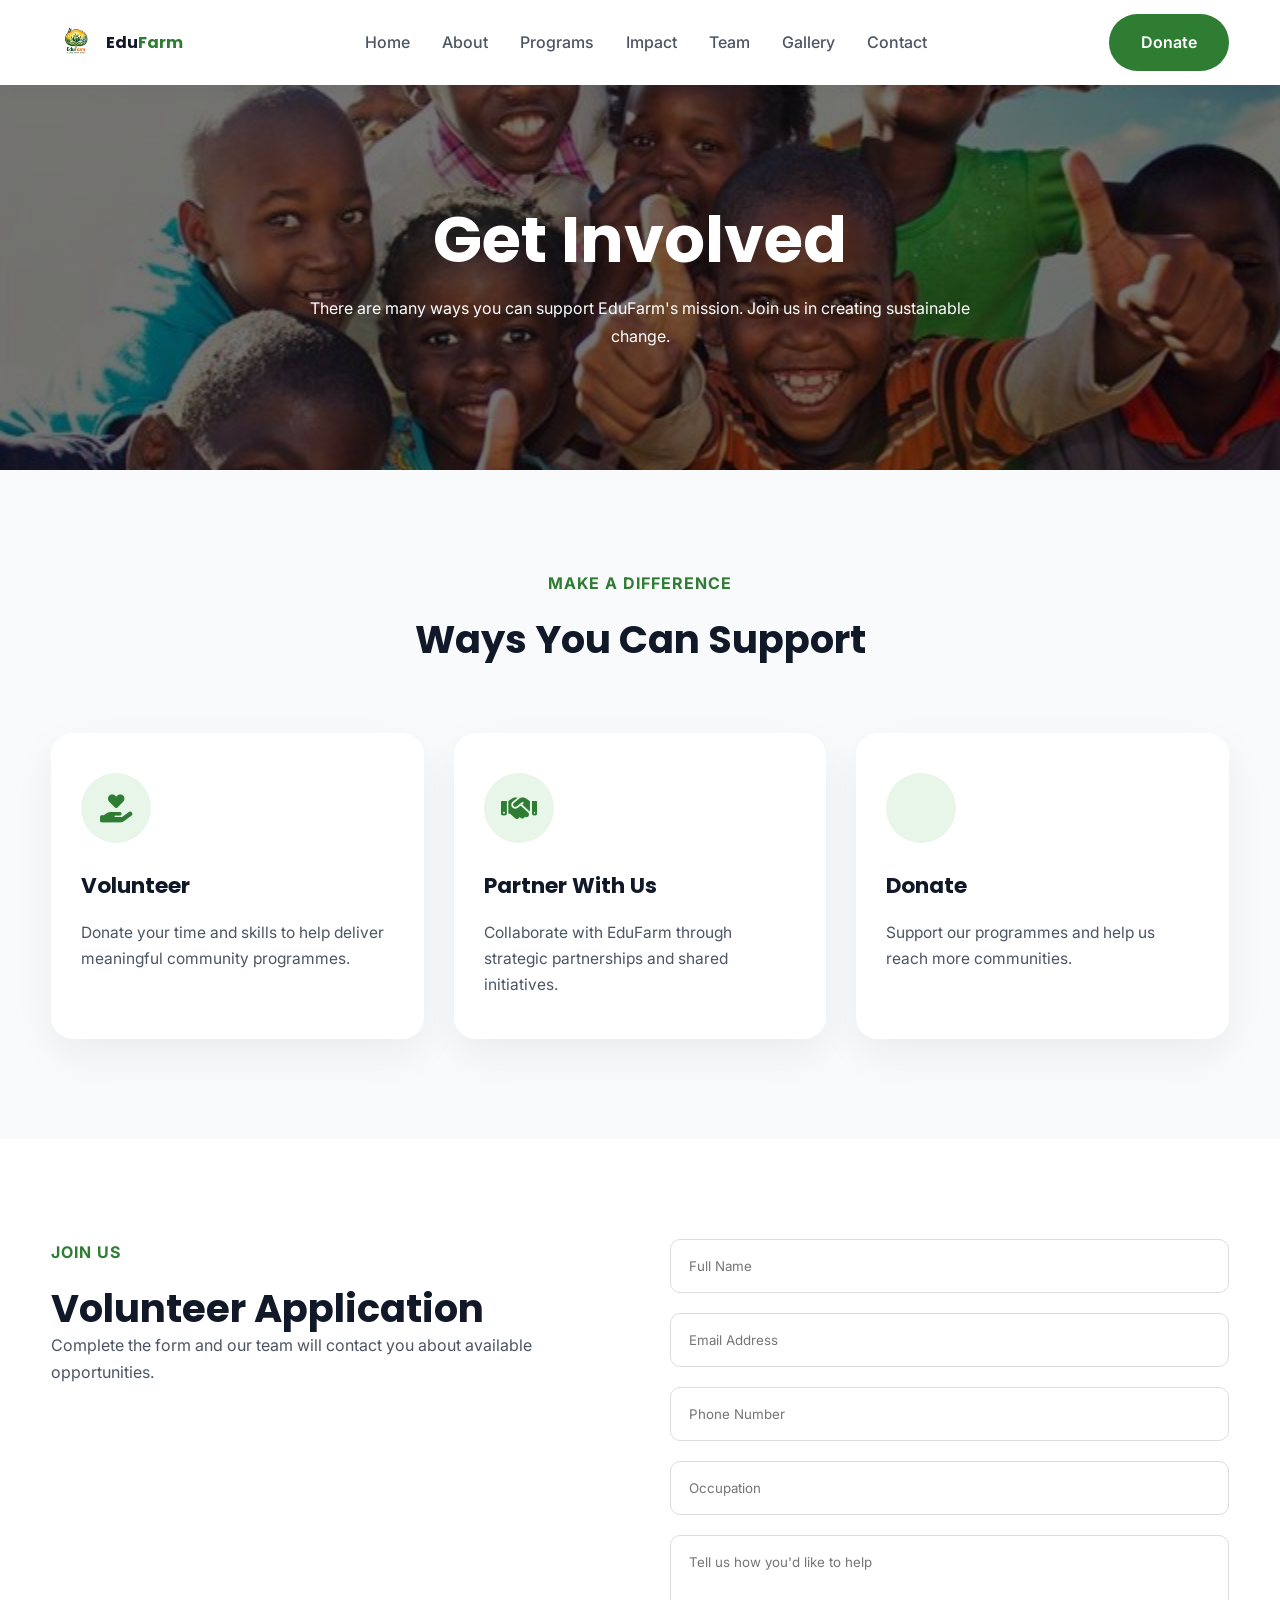
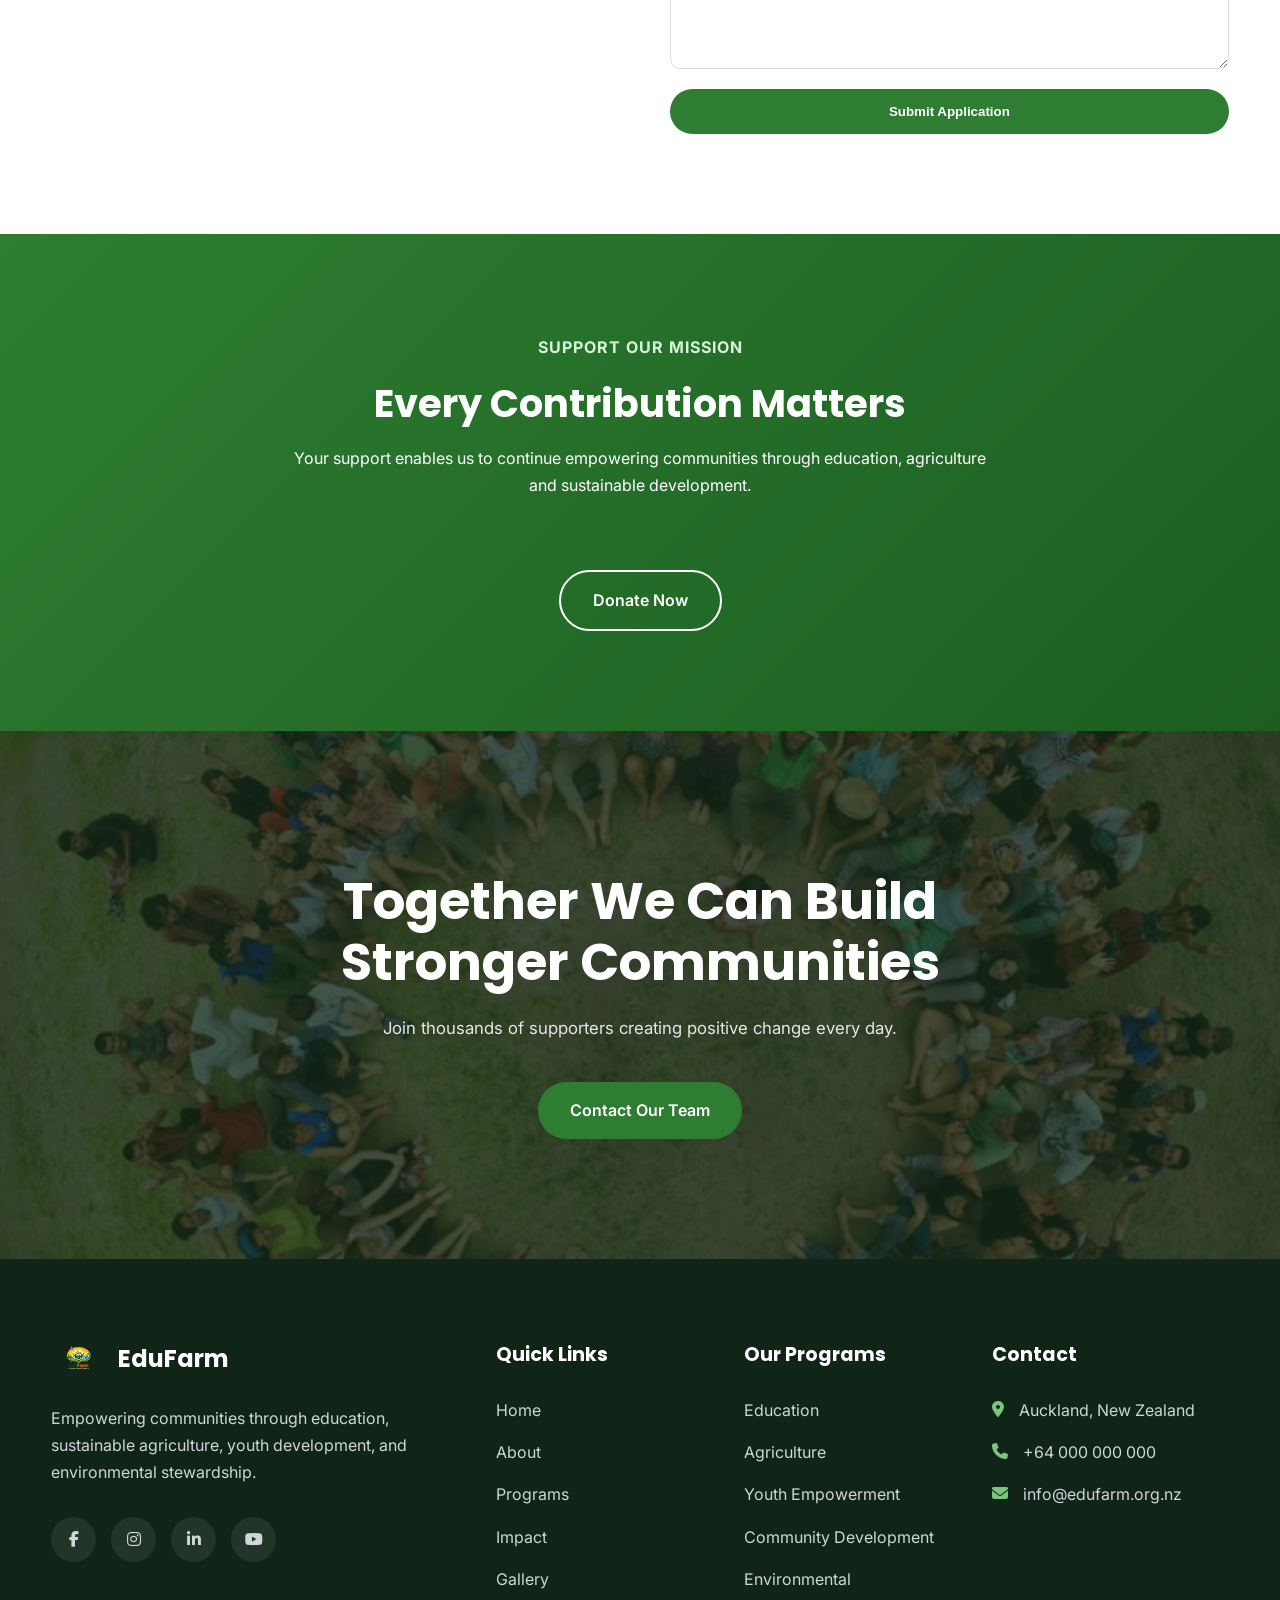
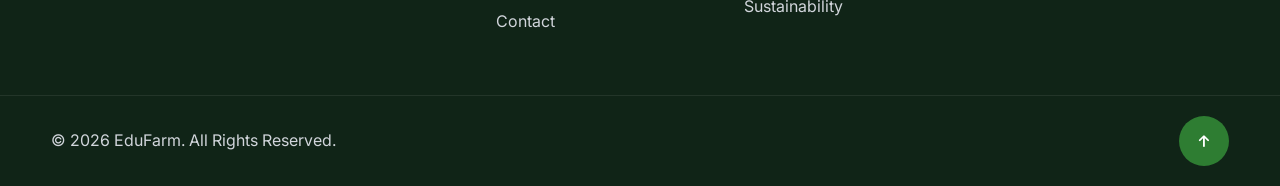
<file: get-involved.html>
<!DOCTYPE html>
<html lang="en">

<head>

    <meta charset="UTF-8">

    <meta name="viewport" content="width=device-width, initial-scale=1.0">

    <title>Get Involved | EduFarm</title>

    <link rel="preconnect" href="https://fonts.googleapis.com">

    <link rel="preconnect" href="https://fonts.gstatic.com" crossorigin>

    <link href="https://fonts.googleapis.com/css2?family=Inter:wght@300;400;500;600;700&family=Poppins:wght@500;600;700;800&display=swap" rel="stylesheet">

    <link rel="stylesheet" href="https://cdnjs.cloudflare.com/ajax/libs/font-awesome/6.7.2/css/all.min.css">

    <link rel="stylesheet" href="assets/css/style.css">

</head>

<body>

<header class="header">

    <div class="container">

        <a href="index.html" class="logo">
            <img src="assets/images/logo.png" alt="EduFarm Logo">
            <span>Edu<span class="farmer">Farm</span></span>
        </a>

        <nav class="nav">

            <ul class="nav-links">

                <li><a class="active" href="#">Home</a></li>
                <li><a href="about.html">About</a></li>
                <li><a href="programs.html">Programs</a></li>
                <li><a href="impact.html">Impact</a></li>
                <li><a href="team.html">Team</a></li>
                <li><a href="gallery.html">Gallery</a></li>
                <li><a href="contact.html">Contact</a></li>

            </ul>

        </nav>

        <a href="get-involved.html" class="btn btn-primary">
            Donate
        </a>

        <button class="menu-btn">
            <i class="fa-solid fa-bars"></i>
        </button>

    </div>

</header>

<section class="page-hero">

    <div class="container">

        <h1>Get Involved</h1>

        <p>

            There are many ways you can support EduFarm's mission.
            Join us in creating sustainable change.

        </p>

    </div>

</section>

<!-- Ways to Help -->

<section class="focus-areas">

    <div class="container">

        <div class="section-heading">

            <span class="section-subtitle">

                MAKE A DIFFERENCE

            </span>

            <h2>

                Ways You Can Support

            </h2>

        </div>

        <div class="focus-grid">

            <div class="focus-card">

                <div class="focus-icon">

                    <i class="fa-solid fa-hand-holding-heart"></i>

                </div>

                <h3>Volunteer</h3>

                <p>

                    Donate your time and skills to help deliver meaningful community programmes.

                </p>

            </div>

            <div class="focus-card">

                <div class="focus-icon">

                    <i class="fa-solid fa-handshake"></i>

                </div>

                <h3>Partner With Us</h3>

                <p>

                    Collaborate with EduFarm through strategic partnerships and shared initiatives.

                </p>

            </div>

            <div class="focus-card">

                <div class="focus-icon">

                    <i class="fa-solid fa-heart-circle-dollar"></i>

                </div>

                <h3>Donate</h3>

                <p>

                    Support our programmes and help us reach more communities.

                </p>

            </div>

        </div>

    </div>

</section>

<!-- Volunteer Form -->

<section class="contact-section">

    <div class="container contact-grid">

        <div>

            <span class="section-subtitle">

                JOIN US

            </span>

            <h2>

                Volunteer Application

            </h2>

            <p>

                Complete the form and our team will contact you about available opportunities.

            </p>

        </div>

        <form class="contact-form">

            <input type="text" placeholder="Full Name" required>

            <input type="email" placeholder="Email Address" required>

            <input type="tel" placeholder="Phone Number">

            <input type="text" placeholder="Occupation">

            <textarea rows="6" placeholder="Tell us how you'd like to help"></textarea>

            <button class="btn btn-primary">

                Submit Application

            </button>

        </form>

    </div>

</section>

<!-- Donation -->

<section class="impact">

    <div class="container">

        <div class="section-heading">

            <span class="section-subtitle">

                SUPPORT OUR MISSION

            </span>

            <h2>

                Every Contribution Matters

            </h2>

            <p>

                Your support enables us to continue empowering communities through education,
                agriculture and sustainable development.

            </p>

        </div>

        <div style="text-align:center;">

            <a href="#" class="btn btn-light">

                Donate Now

            </a>

        </div>

    </div>

</section>

<!-- CTA -->

<section class="cta">

    <div class="cta-overlay">

        <div class="container">

            <div class="cta-content">

                <h2>

                    Together We Can Build Stronger Communities

                </h2>

                <p>

                    Join thousands of supporters creating positive change every day.

                </p>

                <a href="contact.html" class="btn btn-primary">

                    Contact Our Team

                </a>

            </div>

        </div>

    </div>

</section>

<!-- =====================================
     FOOTER
===================================== -->

<footer class="footer">

    <div class="container">

        <div class="footer-grid">

            <!-- Company -->

            <div class="footer-column">

                <a href="index.html" class="footer-logo">

                    <img src="assets/images/logo.png" alt="EduFarm Logo">

                    <span>EduFarm</span>

                </a>

                <p>
                    Empowering communities through education, sustainable
                    agriculture, youth development, and environmental stewardship.
                </p>

                <div class="social-links">

                    <a href="#"><i class="fab fa-facebook-f"></i></a>

                    <a href="#"><i class="fab fa-instagram"></i></a>

                    <a href="#"><i class="fab fa-linkedin-in"></i></a>

                    <a href="#"><i class="fab fa-youtube"></i></a>

                </div>

            </div>

            <!-- Quick Links -->

            <div class="footer-column">

                <h3>Quick Links</h3>

                <ul>

                    <li><a href="index.html">Home</a></li>

                    <li><a href="about.html">About</a></li>

                    <li><a href="programs.html">Programs</a></li>

                    <li><a href="impact.html">Impact</a></li>

                    <li><a href="gallery.html">Gallery</a></li>

                    <li><a href="contact.html">Contact</a></li>

                </ul>

            </div>

            <!-- Programs -->

            <div class="footer-column">

                <h3>Our Programs</h3>

                <ul>

                    <li><a href="#">Education</a></li>

                    <li><a href="#">Agriculture</a></li>

                    <li><a href="#">Youth Empowerment</a></li>

                    <li><a href="#">Community Development</a></li>

                    <li><a href="#">Environmental Sustainability</a></li>

                </ul>

            </div>

            <!-- Contact -->

            <div class="footer-column">

                <h3>Contact</h3>

                <ul class="contact-list">

                    <li>

                        <i class="fa-solid fa-location-dot"></i>

                        <span>
                            Auckland, New Zealand
                        </span>

                    </li>

                    <li>

                        <i class="fa-solid fa-phone"></i>

                        <span>
                            +64 000 000 000
                        </span>

                    </li>

                    <li>

                        <i class="fa-solid fa-envelope"></i>

                        <span>
                            info@edufarm.org.nz
                        </span>

                    </li>

                </ul>

            </div>

        </div>

    </div>

    <div class="footer-bottom">

        <div class="container footer-bottom-content">

            <p>

                © <span id="year"></span> EduFarm.
                All Rights Reserved.

            </p>

            <button class="back-to-top" id="backToTop">

                <i class="fa-solid fa-arrow-up"></i>

            </button>

        </div>

    </div>

</footer>

<script src="assets/js/script.js"></script>

</body>

</html>
</file>
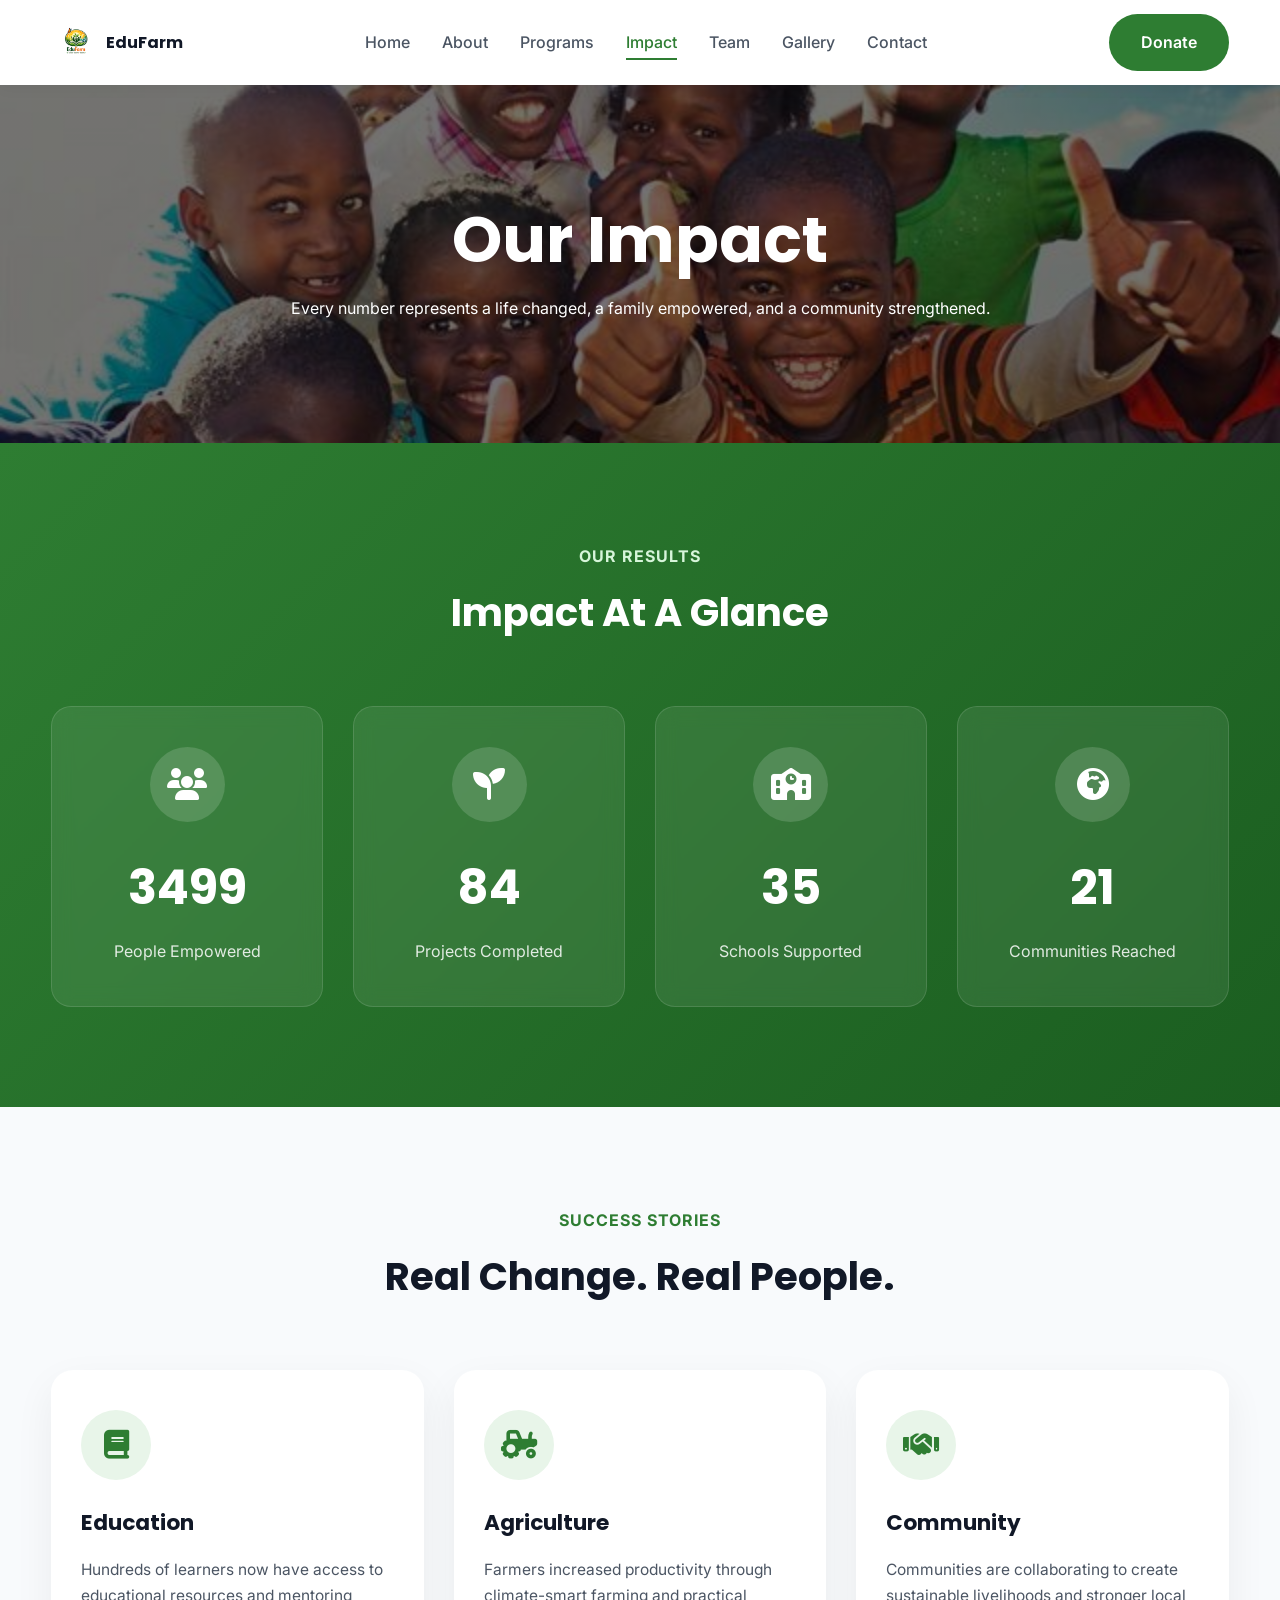
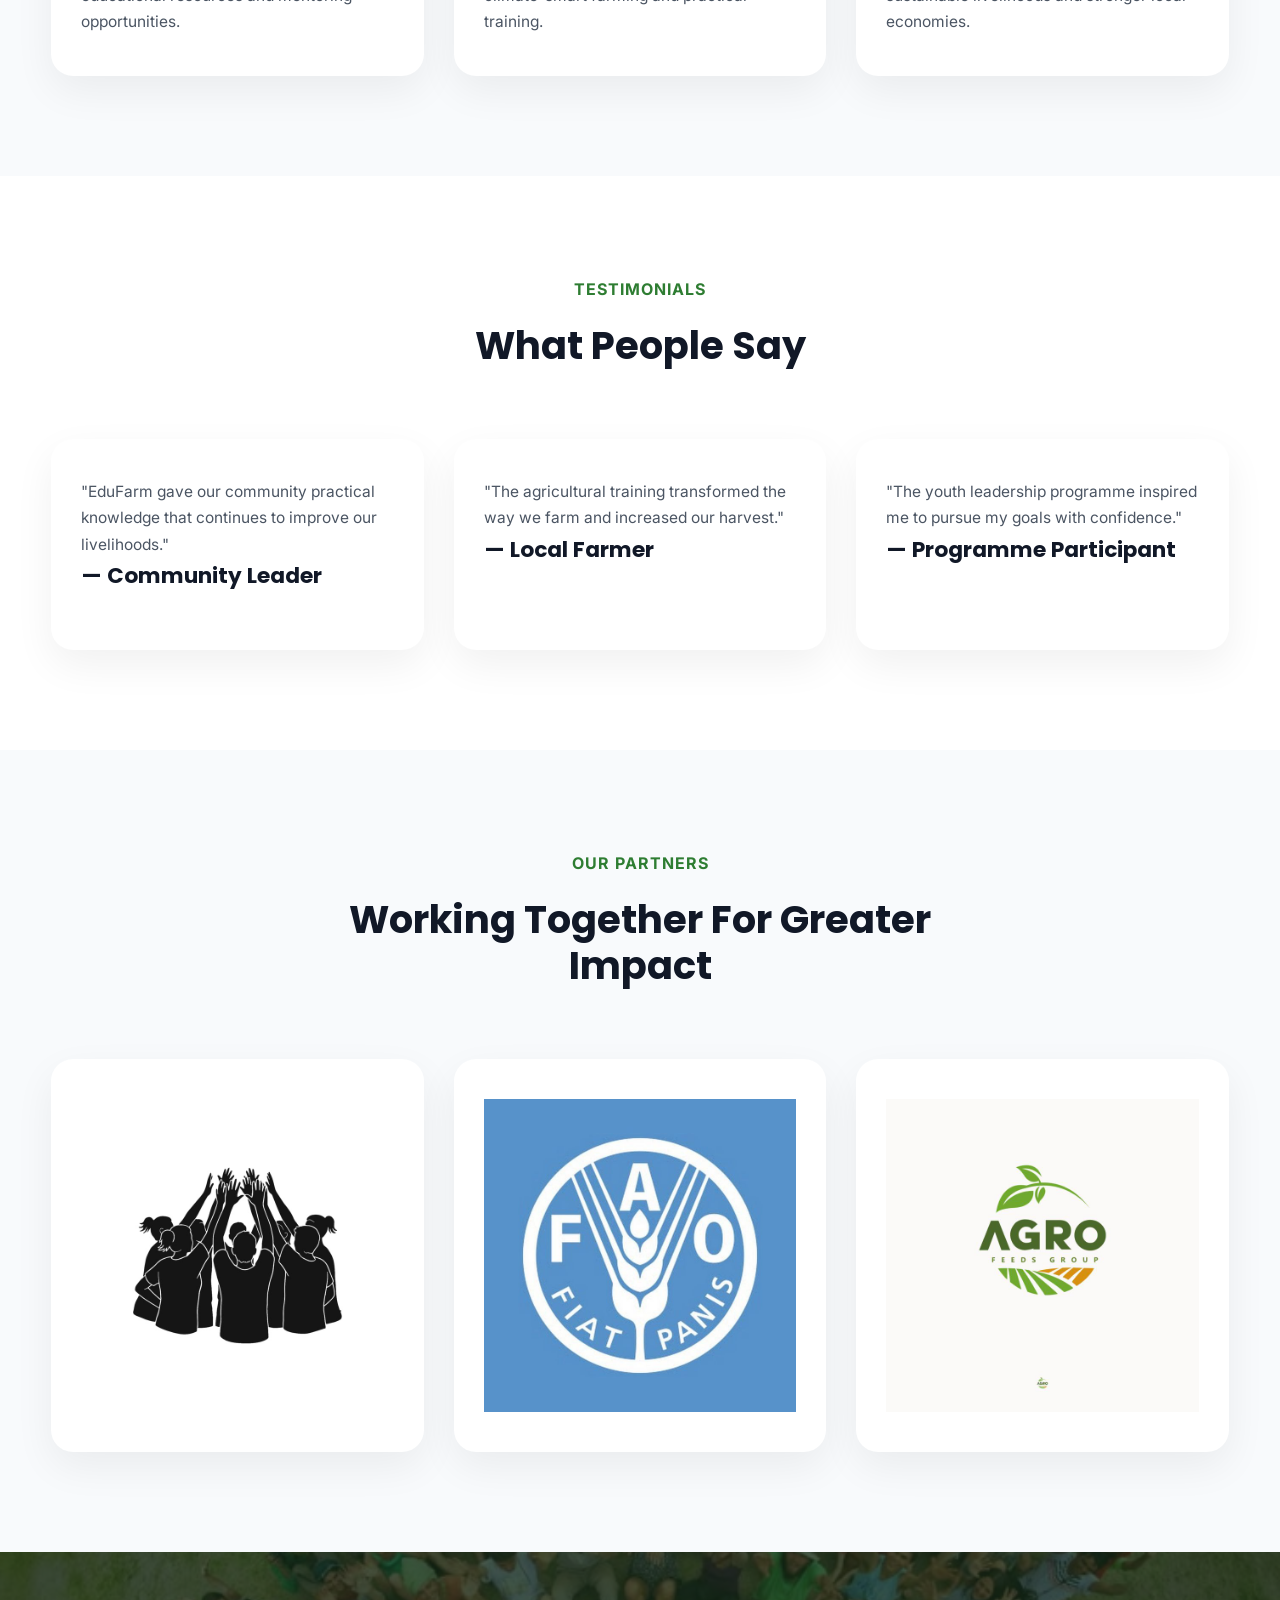
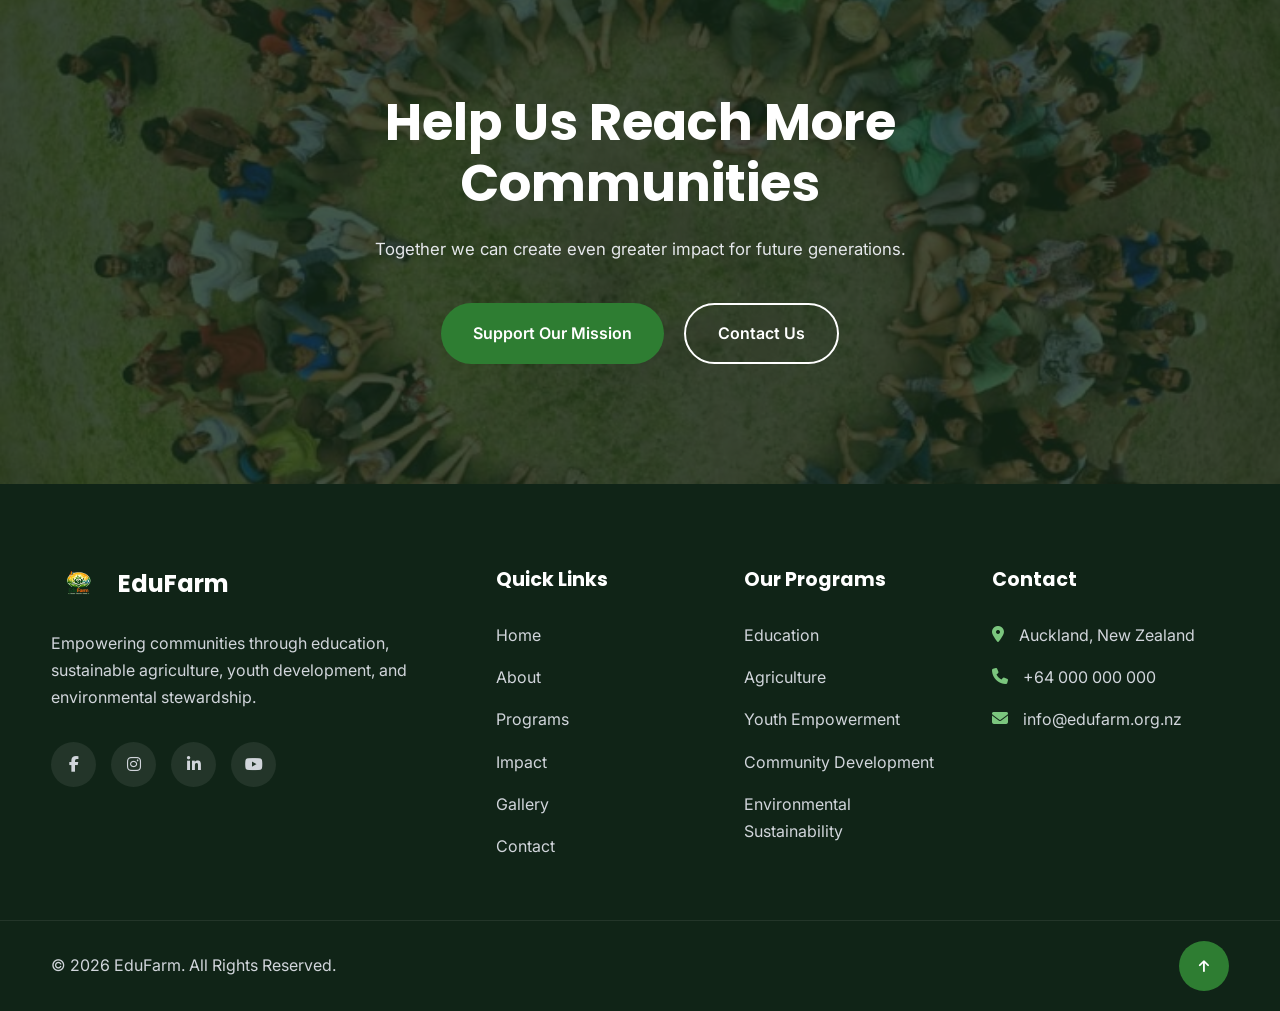
<file: impact.html>
<!DOCTYPE html>
<html lang="en">

<head>

    <meta charset="UTF-8">

    <meta name="viewport" content="width=device-width, initial-scale=1.0">

    <title>Our Impact | EduFarm</title>

    <meta name="description" content="See how EduFarm is transforming lives through education, sustainable agriculture, and community development.">

    <link rel="preconnect" href="https://fonts.googleapis.com">

    <link rel="preconnect" href="https://fonts.gstatic.com" crossorigin>

    <link href="https://fonts.googleapis.com/css2?family=Inter:wght@300;400;500;600;700&family=Poppins:wght@500;600;700;800&display=swap" rel="stylesheet">

    <link rel="stylesheet" href="https://cdnjs.cloudflare.com/ajax/libs/font-awesome/6.7.2/css/all.min.css">

    <link rel="stylesheet" href="assets/css/style.css">

</head>

<body>

<header class="header">

    <div class="container">

        <a href="index.html" class="logo">

            <img src="assets/images/logo.png" alt="EduFarm">

            <span>EduFarm</span>

        </a>

        <nav class="nav">

            <ul class="nav-links">

                <li><a href="index.html">Home</a></li>
                <li><a href="about.html">About</a></li>
                <li><a href="programs.html">Programs</a></li>
                <li><a class="active" href="impact.html">Impact</a></li>
                <li><a href="team.html">Team</a></li>
                <li><a href="gallery.html">Gallery</a></li>
                <li><a href="contact.html">Contact</a></li>

            </ul>

        </nav>

        <a href="get-involved.html" class="btn btn-primary">Donate</a>

        <button class="menu-btn">

            <i class="fa-solid fa-bars"></i>

        </button>

    </div>

</header>

<!-- HERO -->

<section class="page-hero">

    <div class="container">

        <h1>Our Impact</h1>

        <p>
            Every number represents a life changed, a family empowered, and a community strengthened.
        </p>

    </div>

</section>

<!-- IMPACT STATS -->

<section class="impact">

    <div class="container">

        <div class="section-heading">

            <span class="section-subtitle">OUR RESULTS</span>

            <h2>Impact At A Glance</h2>

        </div>

        <div class="impact-grid">

            <div class="impact-card">

                <div class="impact-icon">
                    <i class="fa-solid fa-users"></i>
                </div>

                <h3 class="counter" data-target="5000">0</h3>

                <p>People Empowered</p>

            </div>

            <div class="impact-card">

                <div class="impact-icon">
                    <i class="fa-solid fa-seedling"></i>
                </div>

                <h3 class="counter" data-target="120">0</h3>

                <p>Projects Completed</p>

            </div>

            <div class="impact-card">

                <div class="impact-icon">
                    <i class="fa-solid fa-school"></i>
                </div>

                <h3 class="counter" data-target="50">0</h3>

                <p>Schools Supported</p>

            </div>

            <div class="impact-card">

                <div class="impact-icon">
                    <i class="fa-solid fa-earth-africa"></i>
                </div>

                <h3 class="counter" data-target="30">0</h3>

                <p>Communities Reached</p>

            </div>

        </div>

    </div>

</section>

<!-- SUCCESS STORIES -->

<section class="focus-areas">

    <div class="container">

        <div class="section-heading">

            <span class="section-subtitle">
                SUCCESS STORIES
            </span>

            <h2>
                Real Change. Real People.
            </h2>

        </div>

        <div class="focus-grid">

            <article class="focus-card">

                <div class="focus-icon">

                    <i class="fa-solid fa-book"></i>

                </div>

                <h3>Education</h3>

                <p>

                    Hundreds of learners now have access to educational resources and mentoring opportunities.

                </p>

            </article>

            <article class="focus-card">

                <div class="focus-icon">

                    <i class="fa-solid fa-tractor"></i>

                </div>

                <h3>Agriculture</h3>

                <p>

                    Farmers increased productivity through climate-smart farming and practical training.

                </p>

            </article>

            <article class="focus-card">

                <div class="focus-icon">

                    <i class="fa-solid fa-handshake"></i>

                </div>

                <h3>Community</h3>

                <p>

                    Communities are collaborating to create sustainable livelihoods and stronger local economies.

                </p>

            </article>

        </div>

    </div>

</section>

<!-- TESTIMONIALS -->

<section>

    <div class="container">

        <div class="section-heading">

            <span class="section-subtitle">

                TESTIMONIALS

            </span>

            <h2>

                What People Say

            </h2>

        </div>

        <div class="focus-grid">

            <div class="focus-card">

                <p>

                    "EduFarm gave our community practical knowledge that continues to improve our livelihoods."

                </p>

                <h3>— Community Leader</h3>

            </div>

            <div class="focus-card">

                <p>

                    "The agricultural training transformed the way we farm and increased our harvest."

                </p>

                <h3>— Local Farmer</h3>

            </div>

            <div class="focus-card">

                <p>

                    "The youth leadership programme inspired me to pursue my goals with confidence."

                </p>

                <h3>— Programme Participant</h3>

            </div>

        </div>

    </div>

</section>

<!-- PARTNERS -->

<section class="focus-areas">

    <div class="container">

        <div class="section-heading">

            <span class="section-subtitle">

                OUR PARTNERS

            </span>

            <h2>

                Working Together For Greater Impact

            </h2>

        </div>

        <div class="focus-grid">

            <div class="focus-card">
                <img src="assets/images/partner1.jpg" alt="Partner">
            </div>

            <div class="focus-card">
                <img src="assets/images/partner2.jpg" alt="Partner">
            </div>

            <div class="focus-card">
                <img src="assets/images/partner3.jpg" alt="Partner">
            </div>

        </div>

    </div>

</section>

<!-- CTA -->

<section class="cta">

    <div class="cta-overlay">

        <div class="container">

            <div class="cta-content">

                <h2>

                    Help Us Reach More Communities

                </h2>

                <p>

                    Together we can create even greater impact for future generations.

                </p>

                <div class="cta-buttons">

                    <a href="get-involved.html" class="btn btn-primary">

                        Support Our Mission

                    </a>

                    <a href="contact.html" class="btn btn-outline btn-light">

                        Contact Us

                    </a>

                </div>

            </div>

        </div>

    </div>

</section>

<!-- =====================================
     FOOTER
===================================== -->

<footer class="footer">

    <div class="container">

        <div class="footer-grid">

            <!-- Company -->

            <div class="footer-column">

                <a href="index.html" class="footer-logo">

                    <img src="assets/images/logo.png" alt="EduFarm Logo">

                    <span>EduFarm</span>

                </a>

                <p>
                    Empowering communities through education, sustainable
                    agriculture, youth development, and environmental stewardship.
                </p>

                <div class="social-links">

                    <a href="#"><i class="fab fa-facebook-f"></i></a>

                    <a href="#"><i class="fab fa-instagram"></i></a>

                    <a href="#"><i class="fab fa-linkedin-in"></i></a>

                    <a href="#"><i class="fab fa-youtube"></i></a>

                </div>

            </div>

            <!-- Quick Links -->

            <div class="footer-column">

                <h3>Quick Links</h3>

                <ul>

                    <li><a href="index.html">Home</a></li>

                    <li><a href="about.html">About</a></li>

                    <li><a href="programs.html">Programs</a></li>

                    <li><a href="impact.html">Impact</a></li>

                    <li><a href="gallery.html">Gallery</a></li>

                    <li><a href="contact.html">Contact</a></li>

                </ul>

            </div>

            <!-- Programs -->

            <div class="footer-column">

                <h3>Our Programs</h3>

                <ul>

                    <li><a href="#">Education</a></li>

                    <li><a href="#">Agriculture</a></li>

                    <li><a href="#">Youth Empowerment</a></li>

                    <li><a href="#">Community Development</a></li>

                    <li><a href="#">Environmental Sustainability</a></li>

                </ul>

            </div>

            <!-- Contact -->

            <div class="footer-column">

                <h3>Contact</h3>

                <ul class="contact-list">

                    <li>

                        <i class="fa-solid fa-location-dot"></i>

                        <span>
                            Auckland, New Zealand
                        </span>

                    </li>

                    <li>

                        <i class="fa-solid fa-phone"></i>

                        <span>
                            +64 000 000 000
                        </span>

                    </li>

                    <li>

                        <i class="fa-solid fa-envelope"></i>

                        <span>
                            info@edufarm.org.nz
                        </span>

                    </li>

                </ul>

            </div>

        </div>

    </div>

    <div class="footer-bottom">

        <div class="container footer-bottom-content">

            <p>

                © <span id="year"></span> EduFarm.
                All Rights Reserved.

            </p>

            <button class="back-to-top" id="backToTop">

                <i class="fa-solid fa-arrow-up"></i>

            </button>

        </div>

    </div>

</footer>

<script src="assets/js/script.js"></script>

</body>

</html>
</file>
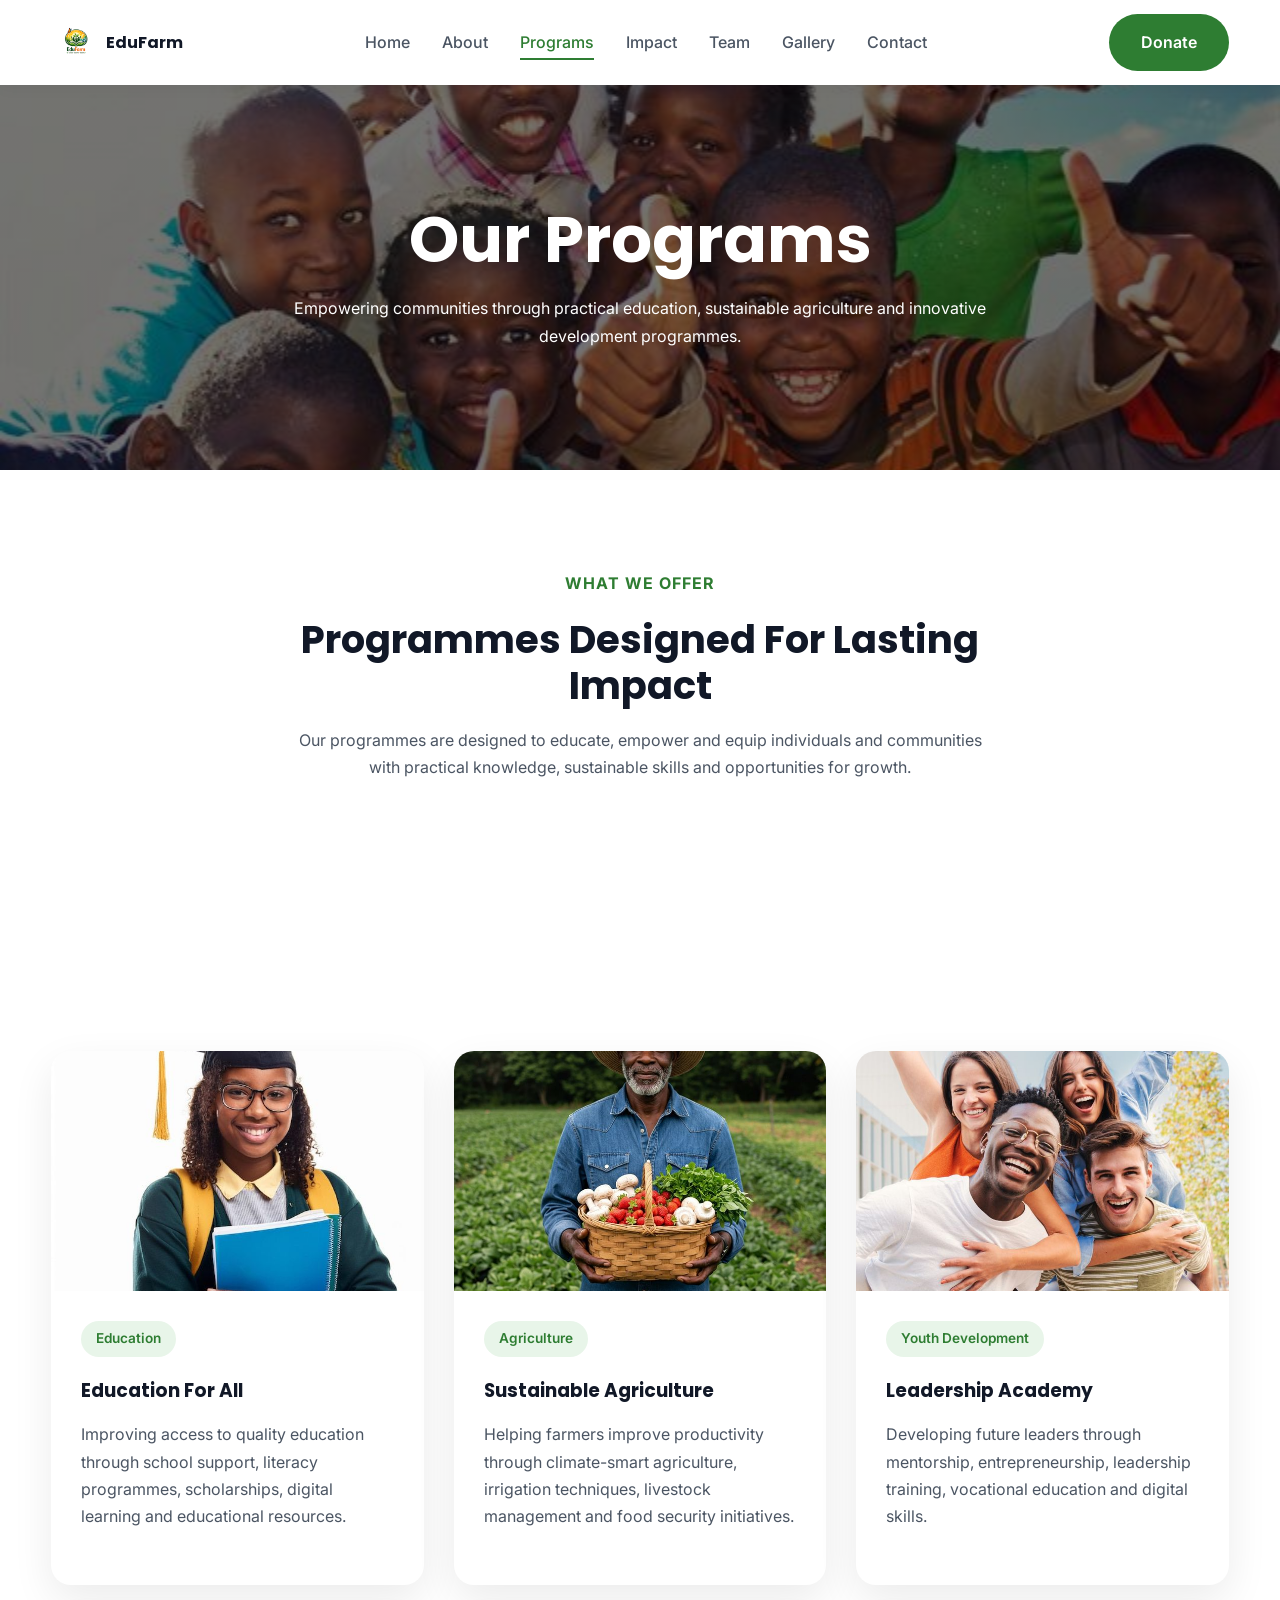
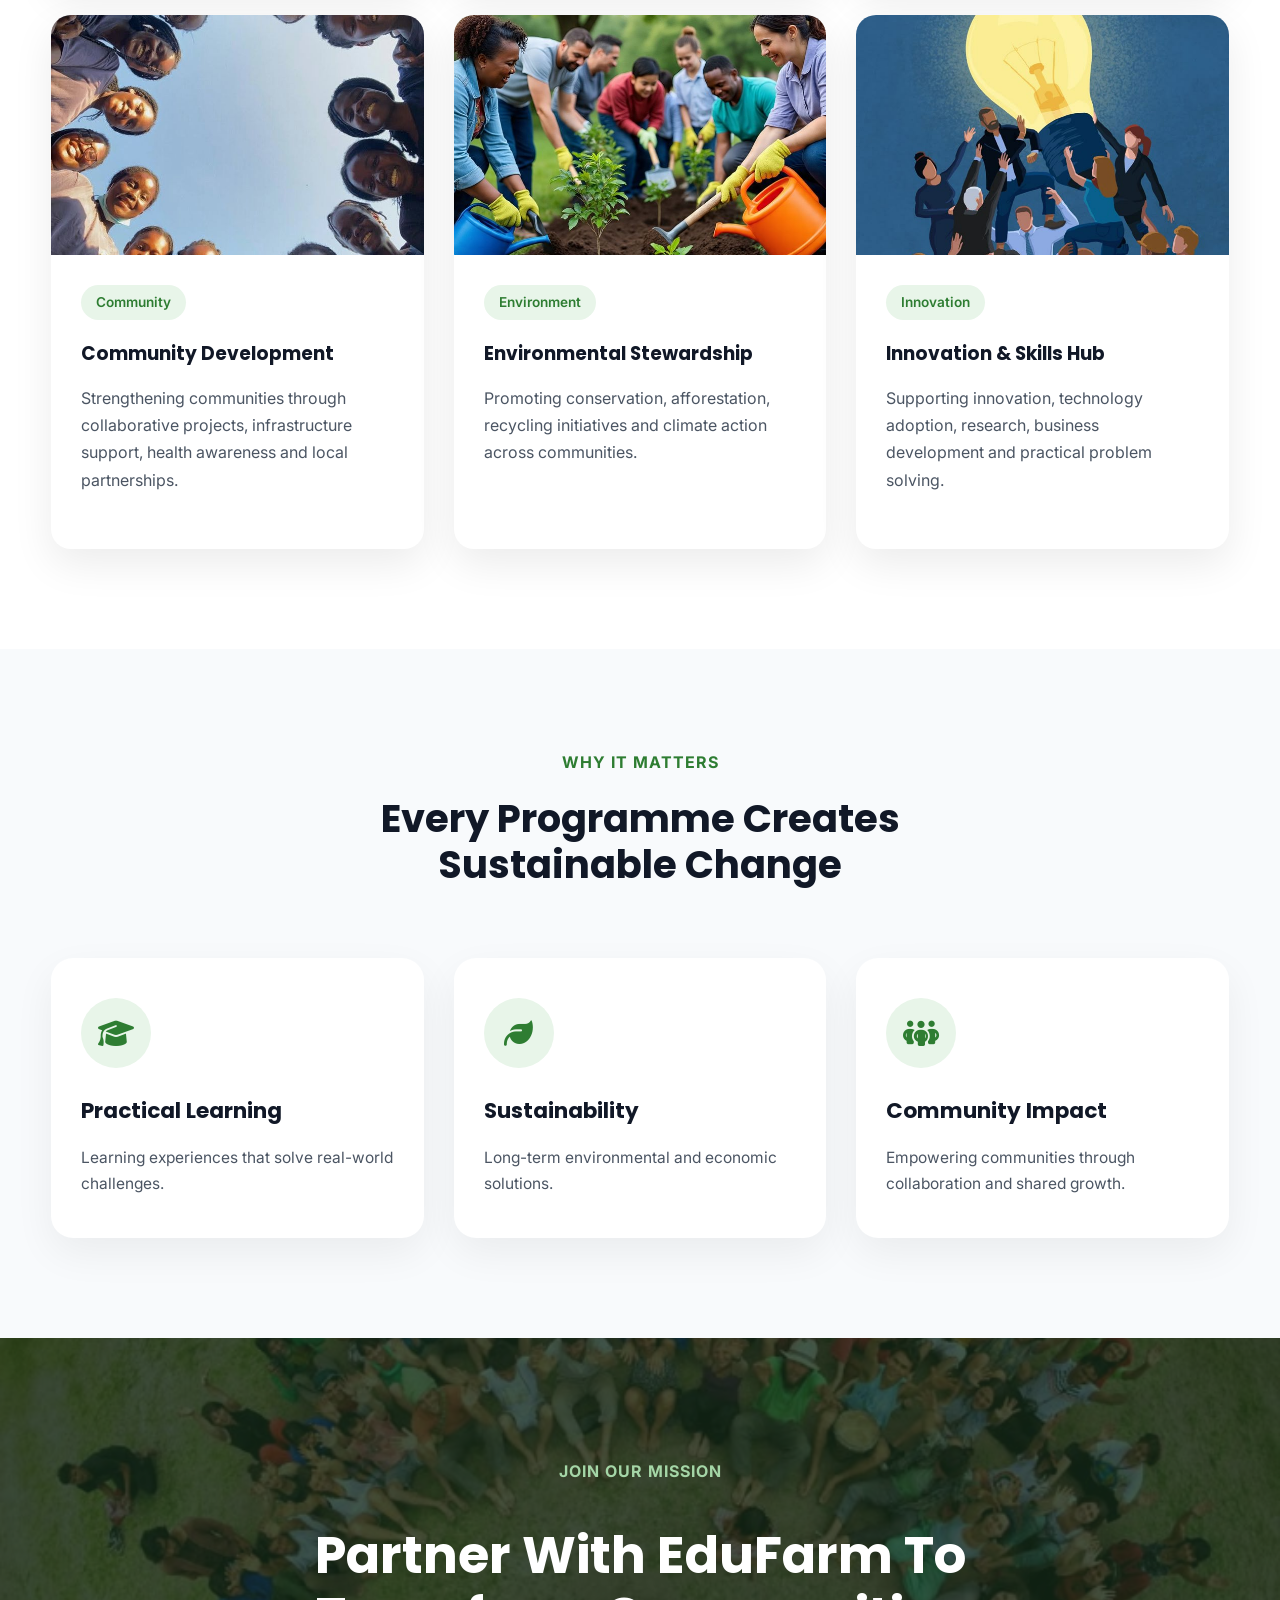
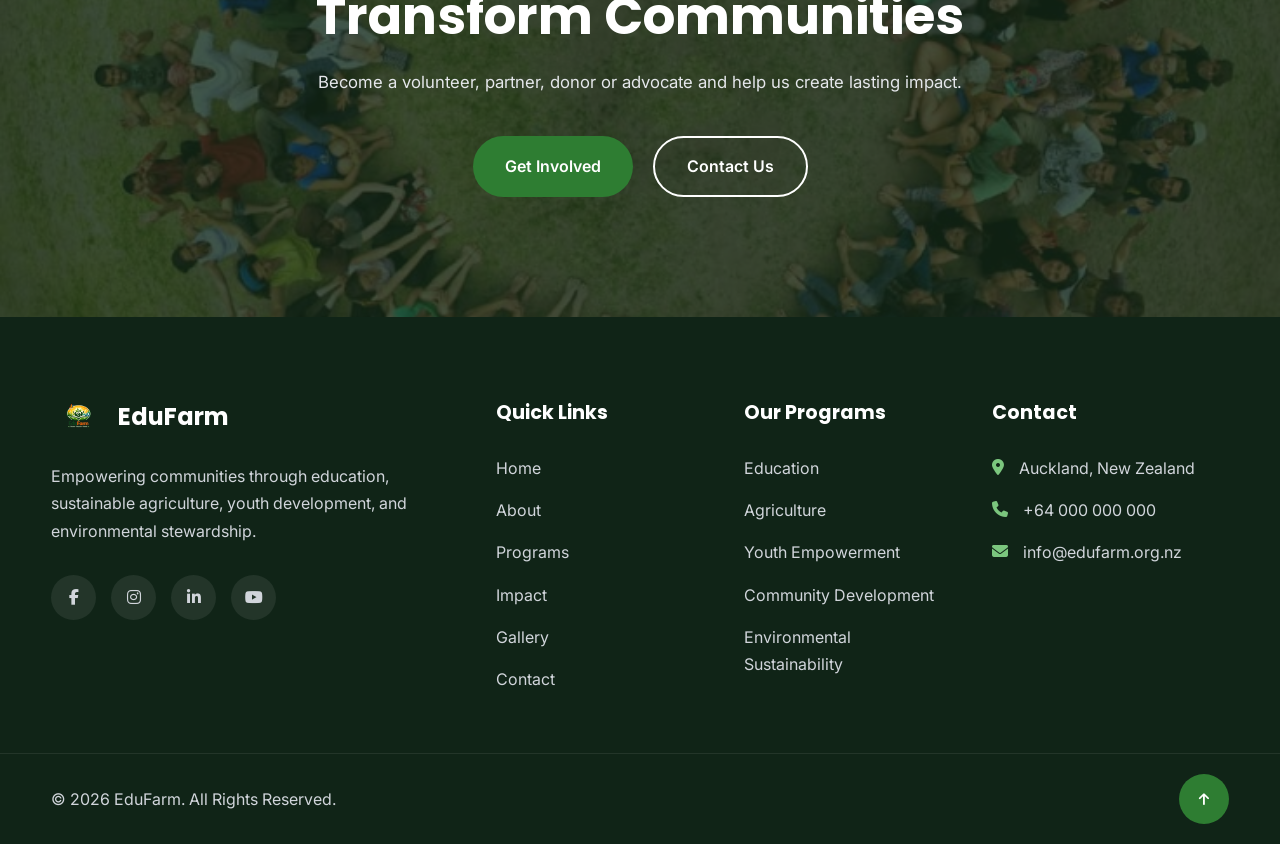
<file: programs.html>
<!DOCTYPE html>
<html lang="en">

<head>

    <meta charset="UTF-8">

    <meta name="viewport" content="width=device-width, initial-scale=1.0">

    <title>Our Programs | EduFarm</title>

    <meta name="description" content="Explore EduFarm's education, agriculture, youth empowerment, and sustainability programs.">

    <link rel="preconnect" href="https://fonts.googleapis.com">

    <link rel="preconnect" href="https://fonts.gstatic.com" crossorigin>

    <link href="https://fonts.googleapis.com/css2?family=Inter:wght@300;400;500;600;700&family=Poppins:wght@500;600;700;800&display=swap" rel="stylesheet">

    <link rel="stylesheet" href="https://cdnjs.cloudflare.com/ajax/libs/font-awesome/6.7.2/css/all.min.css">

    <link rel="stylesheet" href="assets/css/style.css">

</head>

<body>

<!-- ================= HEADER ================= -->

<header class="header">

    <div class="container">

        <a href="index.html" class="logo">

            <img src="assets/images/logo.png" alt="EduFarm Logo">

            <span>EduFarm</span>

        </a>

        <nav class="nav">

            <ul class="nav-links">

                <li><a href="index.html">Home</a></li>

                <li><a href="about.html">About</a></li>

                <li><a class="active" href="programs.html">Programs</a></li>

                <li><a href="impact.html">Impact</a></li>

                <li><a href="team.html">Team</a></li>

                <li><a href="gallery.html">Gallery</a></li>

                <li><a href="contact.html">Contact</a></li>

            </ul>

        </nav>

        <a href="get-involved.html" class="btn btn-primary">

            Donate

        </a>

        <button class="menu-btn">

            <i class="fa-solid fa-bars"></i>

        </button>

    </div>

</header>

<!-- ================= PAGE HERO ================= -->

<section class="page-hero">

    <div class="container">

        <h1>Our Programs</h1>

        <p>

            Empowering communities through practical education,
            sustainable agriculture and innovative development programmes.

        </p>

    </div>

</section>

<!-- ================= INTRO ================= -->

<section>

    <div class="container section-heading">

        <span class="section-subtitle">

            WHAT WE OFFER

        </span>

        <h2>

            Programmes Designed For Lasting Impact

        </h2>

        <p>

            Our programmes are designed to educate, empower and equip
            individuals and communities with practical knowledge,
            sustainable skills and opportunities for growth.

        </p>

    </div>

</section>

<!-- ================= PROGRAMS ================= -->

<section class="programs-page">

    <div class="container">

        <div class="program-grid">

            <article class="program-card">

                <img src="assets/images/program-education.jpg" alt="Education">

                <div class="program-content">

                    <span>Education</span>

                    <h3>Education For All</h3>

                    <p>

                        Improving access to quality education through
                        school support, literacy programmes, scholarships,
                        digital learning and educational resources.

                    </p>

                </div>

            </article>

            <article class="program-card">

                <img src="assets/images/program-farming.jpg" alt="Agriculture">

                <div class="program-content">

                    <span>Agriculture</span>

                    <h3>Sustainable Agriculture</h3>

                    <p>

                        Helping farmers improve productivity through
                        climate-smart agriculture,
                        irrigation techniques,
                        livestock management
                        and food security initiatives.

                    </p>

                </div>

            </article>

            <article class="program-card">

                <img src="assets/images/program-youth.jpg" alt="Youth">

                <div class="program-content">

                    <span>Youth Development</span>

                    <h3>Leadership Academy</h3>

                    <p>

                        Developing future leaders through mentorship,
                        entrepreneurship,
                        leadership training,
                        vocational education
                        and digital skills.

                    </p>

                </div>

            </article>

            <article class="program-card">

                <img src="assets/images/program-community.jpg" alt="Community">

                <div class="program-content">

                    <span>Community</span>

                    <h3>Community Development</h3>

                    <p>

                        Strengthening communities through collaborative
                        projects,
                        infrastructure support,
                        health awareness
                        and local partnerships.

                    </p>

                </div>

            </article>

            <article class="program-card">

                <img src="assets/images/program-environment.jpg" alt="Environment">

                <div class="program-content">

                    <span>Environment</span>

                    <h3>Environmental Stewardship</h3>

                    <p>

                        Promoting conservation,
                        afforestation,
                        recycling initiatives
                        and climate action across communities.

                    </p>

                </div>

            </article>

            <article class="program-card">

                <img src="assets/images/program-innovation.jpg" alt="Innovation">

                <div class="program-content">

                    <span>Innovation</span>

                    <h3>Innovation & Skills Hub</h3>

                    <p>

                        Supporting innovation,
                        technology adoption,
                        research,
                        business development
                        and practical problem solving.

                    </p>

                </div>

            </article>

        </div>

    </div>

</section>

<!-- ================= WHY OUR PROGRAMS ================= -->

<section class="focus-areas">

    <div class="container">

        <div class="section-heading">

            <span class="section-subtitle">

                WHY IT MATTERS

            </span>

            <h2>

                Every Programme Creates Sustainable Change

            </h2>

        </div>

        <div class="focus-grid">

            <div class="focus-card">

                <div class="focus-icon">

                    <i class="fa-solid fa-graduation-cap"></i>

                </div>

                <h3>Practical Learning</h3>

                <p>

                    Learning experiences that solve real-world challenges.

                </p>

            </div>

            <div class="focus-card">

                <div class="focus-icon">

                    <i class="fa-solid fa-leaf"></i>

                </div>

                <h3>Sustainability</h3>

                <p>

                    Long-term environmental and economic solutions.

                </p>

            </div>

            <div class="focus-card">

                <div class="focus-icon">

                    <i class="fa-solid fa-people-group"></i>

                </div>

                <h3>Community Impact</h3>

                <p>

                    Empowering communities through collaboration and shared growth.

                </p>

            </div>

        </div>

    </div>

</section>

<!-- ================= CTA ================= -->

<section class="cta">

    <div class="cta-overlay">

        <div class="container">

            <div class="cta-content">

                <span class="section-subtitle">

                    JOIN OUR MISSION

                </span>

                <h2>

                    Partner With EduFarm To Transform Communities

                </h2>

                <p>

                    Become a volunteer,
                    partner,
                    donor or advocate and help us
                    create lasting impact.

                </p>

                <div class="cta-buttons">

                    <a href="get-involved.html" class="btn btn-primary">

                        Get Involved

                    </a>

                    <a href="contact.html" class="btn btn-outline btn-light">

                        Contact Us

                    </a>

                </div>

            </div>

        </div>

    </div>

</section>

<!-- =====================================
     FOOTER
===================================== -->

<footer class="footer">

    <div class="container">

        <div class="footer-grid">

            <!-- Company -->

            <div class="footer-column">

                <a href="index.html" class="footer-logo">

                    <img src="assets/images/logo.png" alt="EduFarm Logo">

                    <span>EduFarm</span>

                </a>

                <p>
                    Empowering communities through education, sustainable
                    agriculture, youth development, and environmental stewardship.
                </p>

                <div class="social-links">

                    <a href="#"><i class="fab fa-facebook-f"></i></a>

                    <a href="#"><i class="fab fa-instagram"></i></a>

                    <a href="#"><i class="fab fa-linkedin-in"></i></a>

                    <a href="#"><i class="fab fa-youtube"></i></a>

                </div>

            </div>

            <!-- Quick Links -->

            <div class="footer-column">

                <h3>Quick Links</h3>

                <ul>

                    <li><a href="index.html">Home</a></li>

                    <li><a href="about.html">About</a></li>

                    <li><a href="programs.html">Programs</a></li>

                    <li><a href="impact.html">Impact</a></li>

                    <li><a href="gallery.html">Gallery</a></li>

                    <li><a href="contact.html">Contact</a></li>

                </ul>

            </div>

            <!-- Programs -->

            <div class="footer-column">

                <h3>Our Programs</h3>

                <ul>

                    <li><a href="#">Education</a></li>

                    <li><a href="#">Agriculture</a></li>

                    <li><a href="#">Youth Empowerment</a></li>

                    <li><a href="#">Community Development</a></li>

                    <li><a href="#">Environmental Sustainability</a></li>

                </ul>

            </div>

            <!-- Contact -->

            <div class="footer-column">

                <h3>Contact</h3>

                <ul class="contact-list">

                    <li>

                        <i class="fa-solid fa-location-dot"></i>

                        <span>
                            Auckland, New Zealand
                        </span>

                    </li>

                    <li>

                        <i class="fa-solid fa-phone"></i>

                        <span>
                            +64 000 000 000
                        </span>

                    </li>

                    <li>

                        <i class="fa-solid fa-envelope"></i>

                        <span>
                            info@edufarm.org.nz
                        </span>

                    </li>

                </ul>

            </div>

        </div>

    </div>

    <div class="footer-bottom">

        <div class="container footer-bottom-content">

            <p>

                © <span id="year"></span> EduFarm.
                All Rights Reserved.

            </p>

            <button class="back-to-top" id="backToTop">

                <i class="fa-solid fa-arrow-up"></i>

            </button>

        </div>

    </div>

</footer>

<script src="assets/js/script.js"></script>

</body>

</html>
</file>
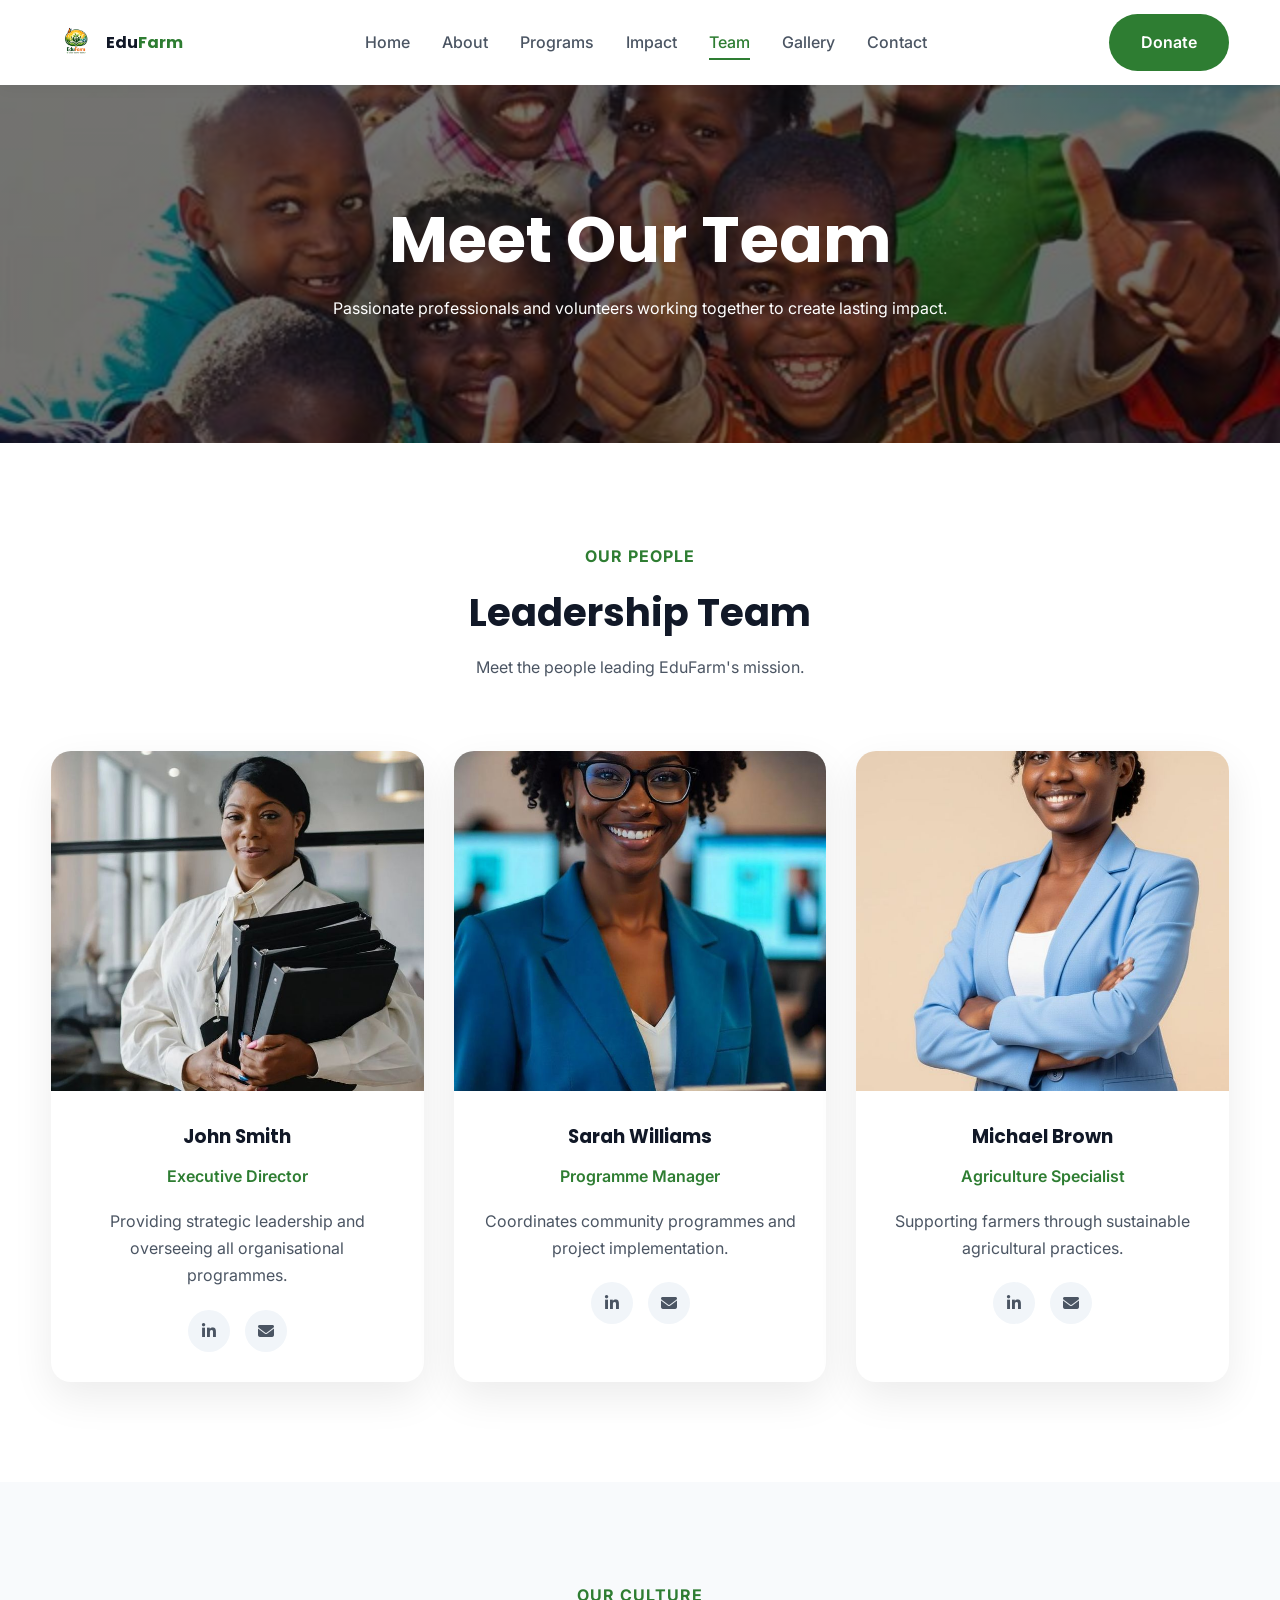
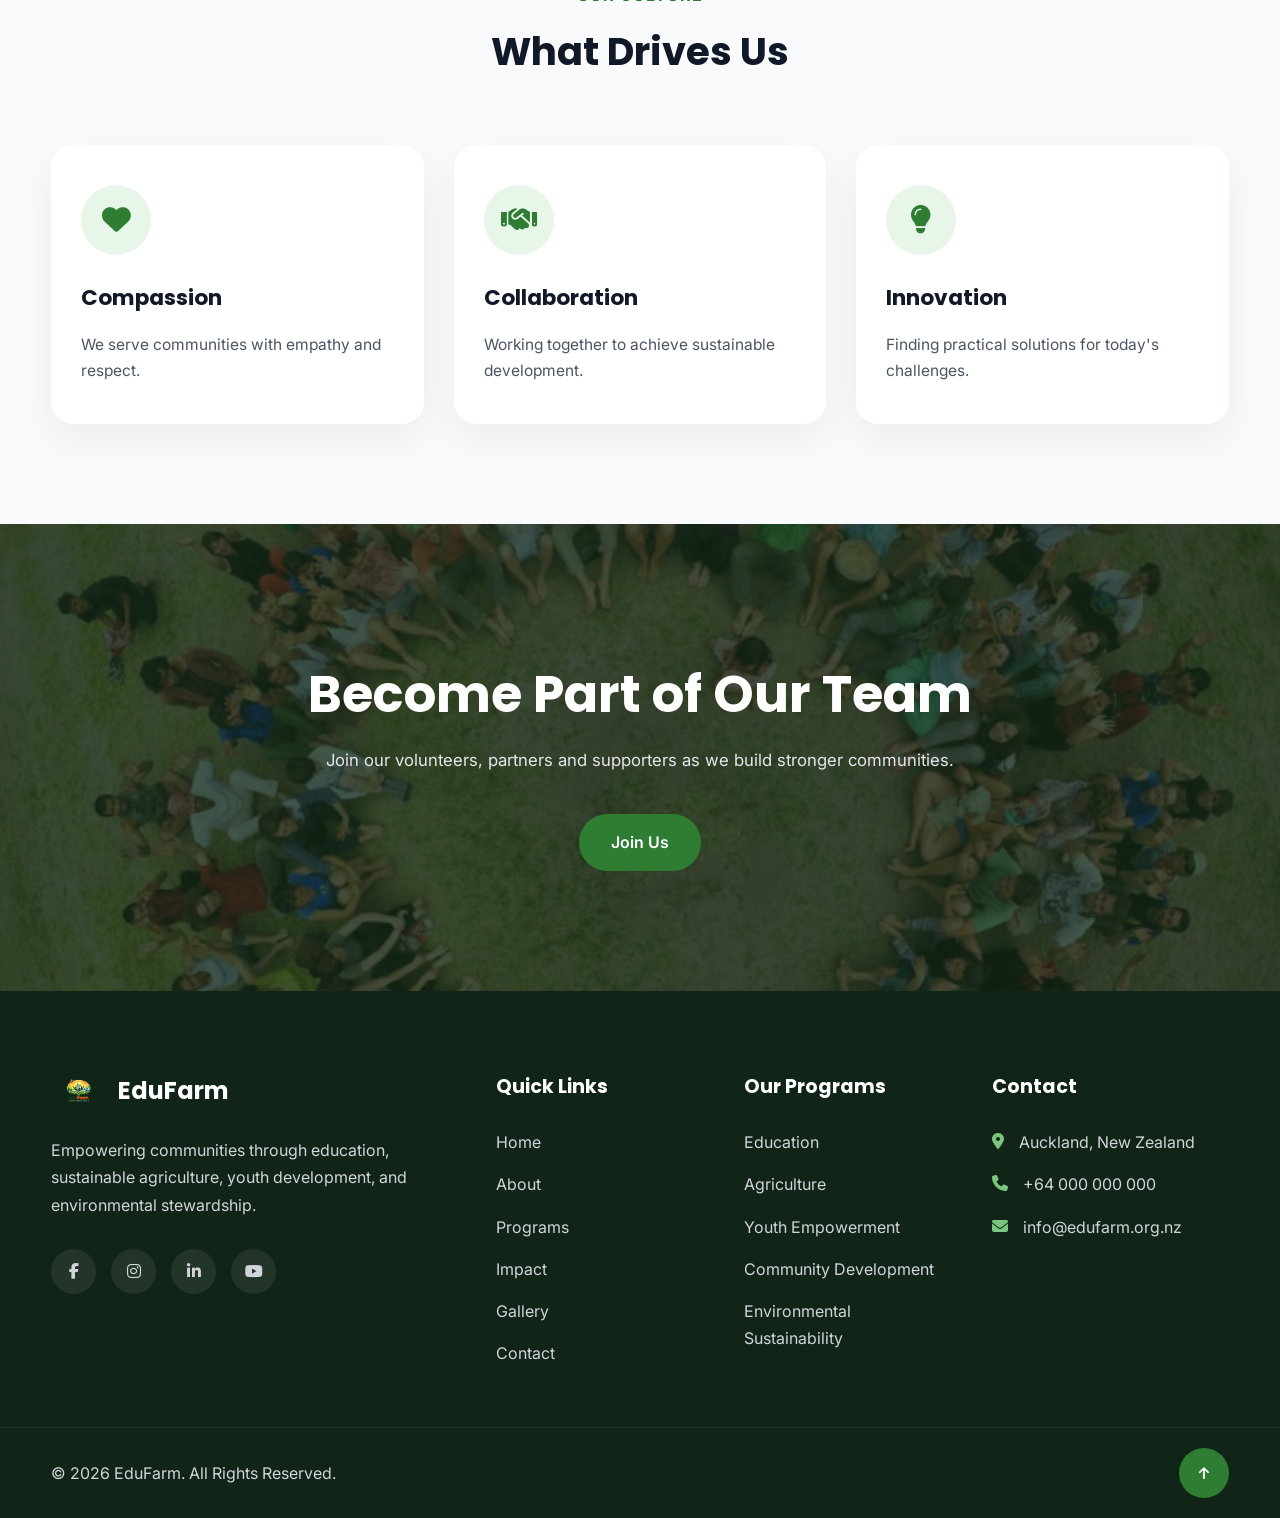
<file: team.html>
<!DOCTYPE html>
<html lang="en">

<head>

    <meta charset="UTF-8">

    <meta name="viewport" content="width=device-width, initial-scale=1.0">

    <title>Our Team | EduFarm</title>

    <link rel="preconnect" href="https://fonts.googleapis.com">

    <link rel="preconnect" href="https://fonts.gstatic.com" crossorigin>

    <link href="https://fonts.googleapis.com/css2?family=Inter:wght@300;400;500;600;700&family=Poppins:wght@500;600;700;800&display=swap" rel="stylesheet">

    <link rel="stylesheet" href="https://cdnjs.cloudflare.com/ajax/libs/font-awesome/6.7.2/css/all.min.css">

    <link rel="stylesheet" href="assets/css/style.css">

</head>

<body>

    <header class="header">

    <div class="container">

        <a href="index.html" class="logo">
            <img src="assets/images/logo.png" alt="EduFarm Logo">
            <span>Edu<span class="farmer">Farm</span></span>
        </a>

        <nav class="nav">

            <ul class="nav-links">

                <li><a class="active" href="#">Home</a></li>
                <li><a href="about.html">About</a></li>
                <li><a href="programs.html">Programs</a></li>
                <li><a href="impact.html">Impact</a></li>
                <li><a href="team.html">Team</a></li>
                <li><a href="gallery.html">Gallery</a></li>
                <li><a href="contact.html">Contact</a></li>

            </ul>

        </nav>

        <a href="get-involved.html" class="btn btn-primary">
            Donate
        </a>

        <button class="menu-btn">
            <i class="fa-solid fa-bars"></i>
        </button>

    </div>

</header>

<section class="page-hero">

    <div class="container">

        <h1>Meet Our Team</h1>

        <p>

            Passionate professionals and volunteers working together to create lasting impact.

        </p>

    </div>

</section>

<section class="team-section">

    <div class="container">

        <div class="section-heading">

            <span class="section-subtitle">

                OUR PEOPLE

            </span>

            <h2>

                Leadership Team

            </h2>

            <p>

                Meet the people leading EduFarm's mission.

            </p>

        </div>

        <div class="team-grid">

            <div class="team-card">

                <img src="assets/images/team-1.jpg" alt="Executive Director">

                <div class="team-content">

                    <h3>John Smith</h3>

                    <span>Executive Director</span>

                    <p>

                        Providing strategic leadership and overseeing all organisational programmes.

                    </p>

                    <div class="team-social">

                        <a href="#"><i class="fab fa-linkedin-in"></i></a>

                        <a href="#"><i class="fas fa-envelope"></i></a>

                    </div>

                </div>

            </div>

            <div class="team-card">

                <img src="assets/images/team-2.jpg" alt="Programme Manager">

                <div class="team-content">

                    <h3>Sarah Williams</h3>

                    <span>Programme Manager</span>

                    <p>

                        Coordinates community programmes and project implementation.

                    </p>

                    <div class="team-social">

                        <a href="#"><i class="fab fa-linkedin-in"></i></a>

                        <a href="#"><i class="fas fa-envelope"></i></a>

                    </div>

                </div>

            </div>

            <div class="team-card">

                <img src="assets/images/team-3.jpg" alt="Agriculture Specialist">

                <div class="team-content">

                    <h3>Michael Brown</h3>

                    <span>Agriculture Specialist</span>

                    <p>

                        Supporting farmers through sustainable agricultural practices.

                    </p>

                    <div class="team-social">

                        <a href="#"><i class="fab fa-linkedin-in"></i></a>

                        <a href="#"><i class="fas fa-envelope"></i></a>

                    </div>

                </div>

            </div>

        </div>

    </div>

</section>

<section class="focus-areas">

    <div class="container">

        <div class="section-heading">

            <span class="section-subtitle">

                OUR CULTURE

            </span>

            <h2>

                What Drives Us

            </h2>

        </div>

        <div class="focus-grid">

            <div class="focus-card">

                <div class="focus-icon">

                    <i class="fa-solid fa-heart"></i>

                </div>

                <h3>Compassion</h3>

                <p>

                    We serve communities with empathy and respect.

                </p>

            </div>

            <div class="focus-card">

                <div class="focus-icon">

                    <i class="fa-solid fa-handshake"></i>

                </div>

                <h3>Collaboration</h3>

                <p>

                    Working together to achieve sustainable development.

                </p>

            </div>

            <div class="focus-card">

                <div class="focus-icon">

                    <i class="fa-solid fa-lightbulb"></i>

                </div>

                <h3>Innovation</h3>

                <p>

                    Finding practical solutions for today's challenges.

                </p>

            </div>

        </div>

    </div>

</section>

<section class="cta">

    <div class="cta-overlay">

        <div class="container">

            <div class="cta-content">

                <h2>

                    Become Part of Our Team

                </h2>

                <p>

                    Join our volunteers, partners and supporters as we build stronger communities.

                </p>

                <a href="get-involved.html" class="btn btn-primary">

                    Join Us

                </a>

            </div>

        </div>

    </div>

</section>

<!-- =====================================
     FOOTER
===================================== -->

<footer class="footer">

    <div class="container">

        <div class="footer-grid">

            <!-- Company -->

            <div class="footer-column">

                <a href="index.html" class="footer-logo">

                    <img src="assets/images/logo.png" alt="EduFarm Logo">

                    <span>EduFarm</span>

                </a>

                <p>
                    Empowering communities through education, sustainable
                    agriculture, youth development, and environmental stewardship.
                </p>

                <div class="social-links">

                    <a href="#"><i class="fab fa-facebook-f"></i></a>

                    <a href="#"><i class="fab fa-instagram"></i></a>

                    <a href="#"><i class="fab fa-linkedin-in"></i></a>

                    <a href="#"><i class="fab fa-youtube"></i></a>

                </div>

            </div>

            <!-- Quick Links -->

            <div class="footer-column">

                <h3>Quick Links</h3>

                <ul>

                    <li><a href="index.html">Home</a></li>

                    <li><a href="about.html">About</a></li>

                    <li><a href="programs.html">Programs</a></li>

                    <li><a href="impact.html">Impact</a></li>

                    <li><a href="gallery.html">Gallery</a></li>

                    <li><a href="contact.html">Contact</a></li>

                </ul>

            </div>

            <!-- Programs -->

            <div class="footer-column">

                <h3>Our Programs</h3>

                <ul>

                    <li><a href="#">Education</a></li>

                    <li><a href="#">Agriculture</a></li>

                    <li><a href="#">Youth Empowerment</a></li>

                    <li><a href="#">Community Development</a></li>

                    <li><a href="#">Environmental Sustainability</a></li>

                </ul>

            </div>

            <!-- Contact -->

            <div class="footer-column">

                <h3>Contact</h3>

                <ul class="contact-list">

                    <li>

                        <i class="fa-solid fa-location-dot"></i>

                        <span>
                            Auckland, New Zealand
                        </span>

                    </li>

                    <li>

                        <i class="fa-solid fa-phone"></i>

                        <span>
                            +64 000 000 000
                        </span>

                    </li>

                    <li>

                        <i class="fa-solid fa-envelope"></i>

                        <span>
                            info@edufarm.org.nz
                        </span>

                    </li>

                </ul>

            </div>

        </div>

    </div>

    <div class="footer-bottom">

        <div class="container footer-bottom-content">

            <p>

                © <span id="year"></span> EduFarm.
                All Rights Reserved.

            </p>

            <button class="back-to-top" id="backToTop">

                <i class="fa-solid fa-arrow-up"></i>

            </button>

        </div>

    </div>

</footer>
<script src="assets/js/script.js"></script>

</body>

</html>
</file>
<file: assets/css/style.css>
/* ======================================================
   EduFarm Website
   Main Stylesheet
====================================================== */

/* ---------- Google Fonts ---------- */
:root{

    --primary:#2E7D32;
    --primary-dark:#1B5E20;
    --primary-light:#E8F5E9;

    --secondary:#F9A826;

    --white:#ffffff;

    --text:#4B5563;

    --heading:#111827;

    --border:#E5E7EB;

    --bg:#F8FAFC;

    --shadow:0 15px 40px rgba(0,0,0,.08);

    --transition:.35s ease;

    --container:1200px;

}

/* =====================================
   RESET
===================================== */

*{
    margin:0;
    padding:0;
    box-sizing:border-box;
}

html{
    scroll-behavior:smooth;
}

body{

    font-family:'Inter',sans-serif;

    color:var(--text);

    background:var(--white);

    line-height:1.7;

    overflow-x:hidden;

}

img{

    width:100%;

    display:block;

}

a{

    text-decoration:none;

    color:inherit;

}

ul{

    list-style:none;

}

button{

    border:none;

    background:none;

    cursor:pointer;

}

.container{

    width:min(92%,var(--container));

    margin:auto;

}

section{

    padding:100px 0;

}

/* =====================================
   TYPOGRAPHY
===================================== */

h1,h2,h3,h4{

    font-family:'Poppins',sans-serif;

    color:var(--heading);

}

h1{

    font-size:clamp(2.8rem,5vw,4.7rem);

    line-height:1.1;

}

h2{

    font-size:clamp(2rem,3vw,3rem);

    line-height:1.2;

}

p{

    font-size:1rem;

}

/* =====================================
   BUTTONS
===================================== */

.btn{

    display:inline-flex;

    align-items:center;

    justify-content:center;

    padding:15px 32px;

    border-radius:999px;

    font-weight:600;

    transition:var(--transition);

}

.btn-primary{

    background:var(--primary);

    color:#fff;

}

.btn-primary:hover{

    background:var(--primary-dark);

    transform:translateY(-3px);

}

.btn-outline{

    border:2px solid var(--primary);

    color:var(--primary);

}

.btn-outline:hover{

    background:var(--primary);

    color:#fff;

}

/* =====================================
   HEADER
===================================== */

.header{

    position:fixed;

    top:0;

    left:0;

    width:100%;

    z-index:999;

    background:rgba(255,255,255,.95);

    backdrop-filter:blur(12px);

    box-shadow:0 2px 15px rgba(0,0,0,.05);

}

.header .container{

    display:flex;

    align-items:center;

    justify-content:space-between;

    height:85px;

}

.logo{

    display:flex;

    align-items:center;

    gap:5px;

}

.logo img{

    width: 50px;
    height:40px;

}

.logo span{

    font-family:'Poppins',sans-serif;

    font size: 1em;

    font-weight:700;

    color:var(--heading);

}

.logo .farmer{

    color:var(--primary);

}

.nav-links{

    display:flex;

    gap:2rem;

}

.nav-links a{

    font-weight:500;

    transition:var(--transition);

    position:relative;

}

.nav-links a::after{

    content:"";

    position:absolute;

    left:0;

    bottom:-8px;

    width:0;

    height:2px;

    background:var(--primary);

    transition:var(--transition);

}

.nav-links a:hover::after,

.nav-links .active::after{

    width:100%;

}

.nav-links a:hover,

.nav-links .active{

    color:var(--primary);

}

.menu-btn{

    display:none;

    font-size:1.6rem;

}

/* =====================================
   HERO
===================================== */

.hero{

    padding-top:170px;

    background:linear-gradient(to bottom,#F8FFF7,#ffffff);

}

.hero-grid{

    display:grid;

    grid-template-columns:1fr 1fr;

    gap:70px;

    align-items:center;

}

.hero-badge{

    display:inline-block;

    background:var(--primary-light);

    color:var(--primary);

    padding:10px 18px;

    border-radius:999px;

    font-weight:600;

    margin-bottom:25px;

}

.hero h1{

    margin-bottom:25px;

}

.hero p{

    margin-bottom:35px;

    max-width:560px;

}

.hero-buttons{

    display:flex;

    gap:18px;

    flex-wrap:wrap;

}

.hero-image{

    position:relative;

}

.hero-image img{

    border-radius:28px;

    box-shadow:var(--shadow);

}

/* =====================================
   FLOATING CARDS
===================================== */

.floating-card{

    position:absolute;

    background:#fff;

    display:flex;

    align-items:center;

    gap:15px;

    padding:16px 20px;

    border-radius:18px;

    box-shadow:var(--shadow);

    animation:float 4s ease-in-out infinite;

}

.floating-card i{

    width:55px;

    height:55px;

    border-radius:50%;

    display:grid;

    place-items:center;

    background:var(--primary-light);

    color:var(--primary);

    font-size:1.3rem;

}

.floating-card strong{

    display:block;

    font-size:1.3rem;

    color:var(--heading);

}

.floating-card span{

    font-size:.9rem;

}

.card-one{

    top:40px;

    left:-40px;

}

.card-two{

    bottom:40px;

    right:-40px;

}

@keyframes float{

    0%{
        transform:translateY(0);
    }

    50%{
        transform:translateY(-12px);
    }

    100%{
        transform:translateY(0);
    }

}

/* =====================================
   ABOUT
===================================== */

.section-grid{

    display:grid;

    grid-template-columns:1fr 1fr;

    gap:70px;

    align-items:center;

}

.about img{

    border-radius:24px;

    box-shadow:var(--shadow);

}

.section-subtitle{

    display:inline-block;

    color:var(--primary);

    font-weight:700;

    letter-spacing:1px;

    margin-bottom:20px;

}

.about h2{

    margin-bottom:25px;

}

.about p{

    margin-bottom:35px;

}

/* =====================================
   SECTION HEADING
===================================== */

.section-heading{

    text-align:center;

    max-width:700px;

    margin:0 auto 70px;

}

.section-heading p{

    margin-top:18px;

}

/* =====================================
   FOCUS AREAS
===================================== */

.focus-areas{

    background:#F8FAFC;

}

.focus-grid{

    display:grid;

    grid-template-columns:repeat(3,1fr);

    gap:30px;

}

.focus-card{

    background:#fff;

    padding:40px 30px;

    border-radius:22px;

    box-shadow:0 15px 40px rgba(0,0,0,.06);

    transition:.35s ease;

}

.focus-card:hover{

    transform:translateY(-10px);

    box-shadow:0 25px 60px rgba(0,0,0,.10);

}

.focus-icon{

    width:70px;

    height:70px;

    border-radius:50%;

    background:#E8F5E9;

    display:flex;

    align-items:center;

    justify-content:center;

    margin-bottom:25px;

}

.focus-icon i{

    color:#2E7D32;

    font-size:1.8rem;

}

.focus-card h3{

    margin-bottom:15px;

    font-size:1.35rem;

}

.focus-card p{

    font-size:.97rem;

}

/* =====================================
   PROGRAMS
===================================== */

.programs{

    background:#fff;

}

.program-grid{

    display:grid;

    grid-template-columns:repeat(3,1fr);

    gap:30px;

}

.program-card{

    background:#fff;

    border-radius:20px;

    overflow:hidden;

    box-shadow:0 15px 40px rgba(0,0,0,.08);

    transition:.35s ease;

}

.program-card:hover{

    transform:translateY(-10px);

}

.program-card img{

    width:100%;

    height:240px;

    object-fit:cover;

}

.program-content{

    padding:30px;

}

.program-content span{

    display:inline-block;

    background:#E8F5E9;

    color:#2E7D32;

    padding:6px 15px;

    border-radius:999px;

    font-size:.85rem;

    font-weight:600;

    margin-bottom:18px;

}

.program-content h3{

    margin-bottom:15px;

}

.program-content p{

    margin-bottom:25px;

}

.program-content a{

    color:#2E7D32;

    font-weight:600;

    display:inline-flex;

    align-items:center;

    gap:8px;

    transition:.3s;

}

.program-content a:hover{

    gap:14px;

}

/* =====================================
   IMPACT
===================================== */

.impact{

    background:linear-gradient(135deg,#2E7D32,#1B5E20);

    color:#fff;

}

.impact .section-heading h2,
.impact .section-heading p{

    color:#fff;

}

.impact .section-subtitle{

    color:#D7F5DA;

}

.impact-grid{

    display:grid;

    grid-template-columns:repeat(4,1fr);

    gap:30px;

}

.impact-card{

    text-align:center;

    background:rgba(255,255,255,.08);

    border:1px solid rgba(255,255,255,.12);

    backdrop-filter:blur(10px);

    padding:40px 25px;

    border-radius:20px;

    transition:.35s ease;

}

.impact-card:hover{

    transform:translateY(-8px);

    background:rgba(255,255,255,.14);

}

.impact-icon{

    width:75px;

    height:75px;

    margin:0 auto 25px;

    border-radius:50%;

    background:rgba(255,255,255,.15);

    display:flex;

    justify-content:center;

    align-items:center;

}

.impact-icon i{

    font-size:2rem;

}

.impact-card h3{

    color:#fff;
    font-size:3rem;
    margin:20px 0 10px;

}

.impact-card p{

   color:rgba(255,255,255,.85);

}

/* =====================================
   CTA
===================================== */

.cta{

    background:url("../images/cta-bg.jpg") center center/cover no-repeat;

    position:relative;

    padding:0;

}

.cta-overlay{

    background:rgba(20,42,24,.78);

    padding:120px 0;

}

.cta-content{

    max-width:760px;

    margin:auto;

    text-align:center;

    color:#fff;

}

.cta-content .section-subtitle{

    color:#A5D6A7;

}

.cta-content h2{

    color:#fff;

    font-size:clamp(2.3rem,4vw,3.5rem);

    margin:20px 0;

}

.cta-content p{

    color:#E5E7EB;

    margin-bottom:40px;

    font-size:1.05rem;

}

.cta-buttons{

    display:flex;

    justify-content:center;

    gap:20px;

    flex-wrap:wrap;

}

.btn-light{

    color:#fff;

    border:2px solid #fff;

}

.btn-light:hover{

    background:#fff;

    color:#2E7D32;

}

/* =====================================
   FOOTER
===================================== */

.footer{

    background:#102417;

    color:#D1D5DB;

    padding-top:80px;

}

.footer-grid{

    display:grid;

    grid-template-columns:2fr 1fr 1fr 1.2fr;

    gap:50px;

    padding-bottom:60px;

}

.footer-column h3{

    color:#fff;

    margin-bottom:25px;

    font-size:1.2rem;

}

.footer-logo{

    display:flex;

    align-items:center;

    gap:12px;

    margin-bottom:25px;

}

.footer-logo img{

    width:55px;

}

.footer-logo span{

    color:#fff;

    font-family:"Poppins",sans-serif;

    font-size:1.5rem;

    font-weight:700;

}

.footer-column p{

    margin-bottom:30px;

}

.footer-column ul{

    display:flex;

    flex-direction:column;

    gap:15px;

}

.footer-column ul li a{

    transition:.3s;

}

.footer-column ul li a:hover{

    color:#fff;

    padding-left:6px;

}

.contact-list li{

    display:flex;

    gap:15px;

    align-items:flex-start;

}

.contact-list i{

    color:#7BC67E;

    margin-top:4px;

}

.social-links{

    display:flex;

    gap:15px;

}

.social-links a{

    width:45px;

    height:45px;

    border-radius:50%;

    background:rgba(255,255,255,.08);

    display:flex;

    justify-content:center;

    align-items:center;

    transition:.3s;

}

.social-links a:hover{

    background:#2E7D32;

    transform:translateY(-4px);

}

.footer-bottom{

    border-top:1px solid rgba(255,255,255,.08);

    padding:20px 0;

}

.footer-bottom-content{

    display:flex;

    justify-content:space-between;

    align-items:center;

}

.back-to-top{

    width:50px;

    height:50px;

    border-radius:50%;

    background:#2E7D32;

    color:#fff;

    cursor:pointer;

    transition:.3s;

}

.back-to-top:hover{

    transform:translateY(-5px);

    background:#1B5E20;

}

/*==============================
PAGE HERO
==============================*/

.page-hero{

    margin-top:85px;

    padding:120px 0;

    background:linear-gradient(rgba(0,0,0,.55),rgba(0,0,0,.55)),
    url("../images/about-banner.jpg") center/cover;

    text-align:center;

}

.page-hero h1{

    color:#fff;

    font-size:4rem;

    margin-bottom:20px;

}

.page-hero p{

    color:#fff;

    max-width:700px;

    margin:auto;

}

/*==============================
TIMELINE
==============================*/

.timeline{

    background:#fff;

}

.timeline-list{

    display:grid;

    grid-template-columns:repeat(4,1fr);

    gap:30px;

}

.timeline-item{

    background:#F8FAFC;

    padding:35px;

    border-radius:18px;

    text-align:center;

    box-shadow:0 10px 30px rgba(0,0,0,.05);

}

.timeline-item h4{

    color:#2E7D32;

    font-size:2rem;

    margin-bottom:15px;

}

@media(max-width:768px){

    .timeline-list{

        grid-template-columns:1fr;

    }

    .page-hero h1{

        font-size:2.8rem;

    }

}

/*==============================
TEAM
==============================*/

.team-section{

    padding:100px 0;

}

.team-grid{

    display:grid;

    grid-template-columns:repeat(3,1fr);

    gap:30px;

}

.team-card{

    background:#fff;

    border-radius:20px;

    overflow:hidden;

    box-shadow:0 15px 40px rgba(0,0,0,.08);

    transition:.3s;

}

.team-card:hover{

    transform:translateY(-8px);

}

.team-card img{

    width:100%;

    height:340px;

    object-fit:cover;

}

.team-content{

    padding:30px;

    text-align:center;

}

.team-content span{

    display:block;

    color:#2E7D32;

    font-weight:600;

    margin:10px 0 18px;

}

.team-social{

    display:flex;

    justify-content:center;

    gap:15px;

    margin-top:20px;

}

.team-social a{

    width:42px;

    height:42px;

    border-radius:50%;

    background:#F1F5F9;

    display:flex;

    align-items:center;

    justify-content:center;

    transition:.3s;

}

.team-social a:hover{

    background:#2E7D32;

    color:#fff;

}

@media(max-width:992px){

    .team-grid{

        grid-template-columns:repeat(2,1fr);

    }

}

@media(max-width:768px){

    .team-grid{

        grid-template-columns:1fr;

    }

}


/*==============================
GALLERY
==============================*/

.gallery-section{

    padding:100px 0;

}

.gallery-filter{

    display:flex;

    justify-content:center;

    flex-wrap:wrap;

    gap:15px;

    margin-bottom:50px;

}

.filter-btn{

    padding:12px 24px;

    border:none;

    border-radius:50px;

    cursor:pointer;

    background:#F1F5F9;

    transition:.3s;

}

.filter-btn.active,
.filter-btn:hover{

    background:#2E7D32;

    color:#fff;

}

.gallery-grid{

    display:grid;

    grid-template-columns:repeat(4,1fr);

    gap:20px;

}

.gallery-item{

    overflow:hidden;

    border-radius:18px;

    cursor:pointer;

}

.gallery-item img{

    width:100%;

    height:280px;

    object-fit:cover;

    transition:.4s;

}

.gallery-item:hover img{

    transform:scale(1.08);

}

.lightbox{

    position:fixed;

    inset:0;

    background:rgba(0,0,0,.9);

    display:none;

    justify-content:center;

    align-items:center;

    z-index:9999;

}

.lightbox.active{

    display:flex;

}

.lightbox img{

    max-width:90%;

    max-height:85%;

}

.close-lightbox{

    position:absolute;

    top:30px;

    right:40px;

    color:#fff;

    font-size:3rem;

    cursor:pointer;

}

@media(max-width:992px){

    .gallery-grid{

        grid-template-columns:repeat(2,1fr);

    }

}

@media(max-width:768px){

    .gallery-grid{

        grid-template-columns:1fr;

    }

}

/*==============================
CONTACT
==============================*/

.contact-section{

    padding:100px 0;

}

.contact-grid{

    display:grid;

    grid-template-columns:1fr 1fr;

    gap:60px;

}

.contact-item{

    display:flex;

    gap:20px;

    margin:30px 0;

}

.contact-item i{

    width:55px;

    height:55px;

    border-radius:50%;

    background:#E8F5E9;

    color:#2E7D32;

    display:flex;

    align-items:center;

    justify-content:center;

    font-size:1.2rem;

}

.contact-form{

    display:flex;

    flex-direction:column;

    gap:20px;

}

.contact-form input,
.contact-form textarea{

    padding:18px;

    border:1px solid #ddd;

    border-radius:10px;

    font-family:inherit;

}

.contact-form textarea{

    resize:vertical;

}

.map-section iframe{

    width:100%;

    height:450px;

    border:0;

}

@media(max-width:768px){

    .contact-grid{

        grid-template-columns:1fr;

    }

}
/* .about,
.card,
.hero-content,
.hero-image{

    opacity:0;

    transform:translateY(40px);

    transition:.7s ease;

} */

/* .show{

    opacity:1;

    transform:translateY(0);

} */
/* =====================================
   UTILITIES
===================================== */

.text-center{

    text-align:center;

}

.mt-1{margin-top:1rem;}
.mt-2{margin-top:2rem;}
.mt-3{margin-top:3rem;}

.mb-1{margin-bottom:1rem;}
.mb-2{margin-bottom:2rem;}
.mb-3{margin-bottom:3rem;}

/* =====================================
   RESPONSIVE
===================================== */

@media(max-width:992px){

    .hero-grid,
    .section-grid{

        grid-template-columns:1fr;

    }

    .hero{

        text-align:center;

    }

    .hero p{

        margin-inline:auto;

    }

    .hero-buttons{

        justify-content:center;

    }

    .floating-card{

        display:none;

    }

}

@media (max-width:768px){

    .menu-btn{
        display:block;
        z-index:1001;
    }

    .header .btn-primary{
        display:none;
    }

    .nav{

        position:fixed;

        top:85px;
        left:-100%;

        width:100%;

        height:calc(100vh - 85px);

        background:#fff;

        transition:.35s ease;

        display:flex;

        justify-content:center;

        align-items:center;

        z-index:999;

    }

    .nav.active{

        left:0;

    }

    .nav-links{

        flex-direction:column;

        gap:2rem;

        text-align:center;

    }

    .nav-links a{

        font-size:1.2rem;

    }

}


@media(max-width:576px){

    .hero{

        padding-top:140px;

    }

    .hero-buttons{

        flex-direction:column;

    }

    .btn{

        width:100%;

    }

    h1{

        font-size:2.2rem;

    }

    .logo span{

        font-size:1.2rem;

    }

}

@media (max-width:992px){

    .focus-grid{

        grid-template-columns:repeat(2,1fr);

    }

}

@media (max-width:768px){

    .focus-grid{

        grid-template-columns:1fr;

    }

}

@media(max-width:992px){

    .program-grid{

        grid-template-columns:repeat(2,1fr);

    }

}

@media(max-width:768px){

    .program-grid{

        grid-template-columns:1fr;

    }

}

@media(max-width:992px){

    .impact-grid{

        grid-template-columns:repeat(2,1fr);

    }

}

@media(max-width:768px){

    .impact-grid{

        grid-template-columns:1fr;

    }

}

@media(max-width:768px){

    .cta-overlay{

        padding:80px 0;

    }

    .cta-buttons{

        flex-direction:column;

    }

    .cta-buttons .btn{

        width:100%;

    }

}

@media(max-width:992px){

    .footer-grid{

        grid-template-columns:repeat(2,1fr);

    }

}

@media(max-width:768px){

    .footer-grid{

        grid-template-columns:1fr;

        text-align:center;

    }

    .footer-logo{

        justify-content:center;

    }

    .social-links{

        justify-content:center;

    }

    .contact-list li{

        justify-content:center;

    }

    .footer-bottom-content{

        flex-direction:column;

        gap:20px;

    }

}
</file>
